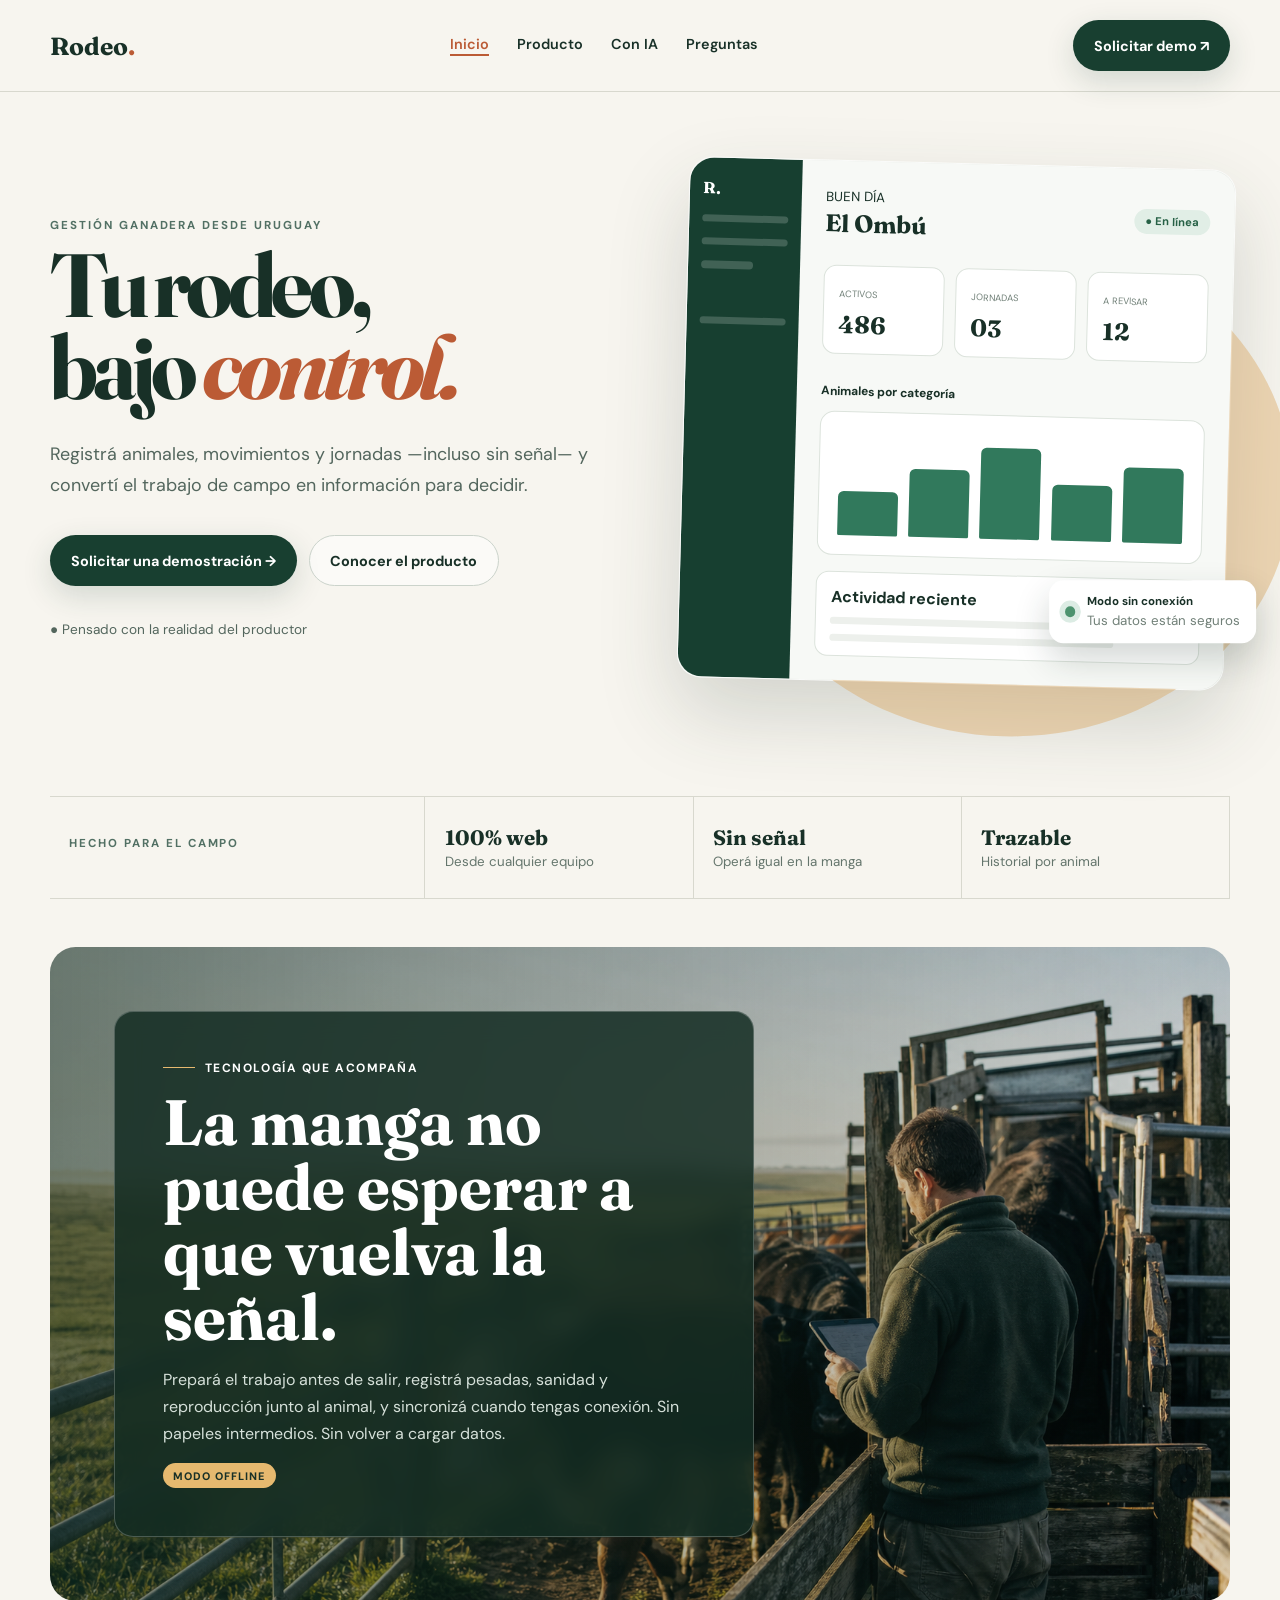
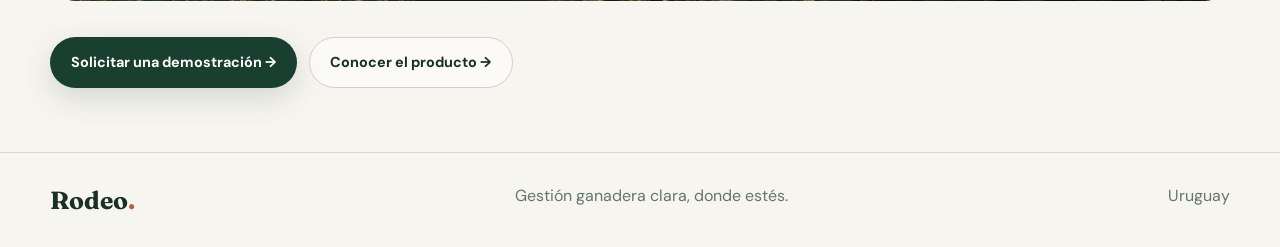
<file: index.html>
<!doctype html>
<html lang="es">
<head>
  <meta charset="utf-8">
  <meta name="viewport" content="width=device-width,initial-scale=1">
  <meta name="description" content="Centralizá tu rodeo, registrá cada evento y trabajá sin conexión desde la manga con Rodeo.">
  <title>Rodeo — Gestión ganadera, simple y en el campo</title>
  <meta name="theme-color" content="#173f30">
  <meta name="color-scheme" content="light">
  <meta name="robots" content="index, follow">
  <meta property="og:locale" content="es_UY">
  <meta property="og:type" content="website">
  <meta property="og:site_name" content="Rodeo">
  <meta property="og:title" content="Rodeo — Tu rodeo, bajo control">
  <meta property="og:description" content="Inventario, jornadas de manga y trazabilidad en un solo lugar. Incluso sin conexión.">
  <meta property="og:image" content="assets/og-image.png">
  <meta property="og:image:width" content="1200">
  <meta property="og:image:height" content="630">
  <meta property="og:image:alt" content="Rodeo, gestión ganadera para trabajar en el campo">
  <meta name="twitter:card" content="summary_large_image">
  <meta name="twitter:title" content="Rodeo — Tu rodeo, bajo control">
  <meta name="twitter:description" content="Inventario, jornadas de manga y trazabilidad en un solo lugar. Incluso sin conexión.">
  <meta name="twitter:image" content="assets/og-image.png">
  <link rel="icon" href="assets/favicon.svg" type="image/svg+xml">
  <link rel="apple-touch-icon" href="assets/apple-touch-icon.png">
  <link rel="manifest" href="site.webmanifest">
  <link rel="stylesheet" href="styles.css">
  <link rel="preconnect" href="https://fonts.googleapis.com">
  <link rel="preconnect" href="https://fonts.gstatic.com" crossorigin>
  <link href="https://fonts.googleapis.com/css2?family=DM+Sans:wght@400;500;600;700&family=Fraunces:opsz,wght@9..144,600;9..144,700&display=swap" rel="stylesheet">
</head>
<body>
  <header class="header-bar">
    <div class="wrap header">
      <a class="display logo" href="index.html">Rodeo<span>.</span></a>
      <nav aria-label="Navegación principal">
        <a href="index.html" aria-current="page">Inicio</a>
        <a href="producto.html">Producto</a>
        <a href="ia.html">Con IA</a>
        <a href="preguntas.html">Preguntas</a>
      </nav>
      <a class="button primary" href="preguntas.html#contacto">Solicitar demo ↗</a>
    </div>
  </header>
  <main>
    <section class="wrap hero" id="inicio">
      <div>
        <p class="eyebrow">Gestión ganadera desde Uruguay</p>
        <h1 class="display">Tu rodeo,<br>bajo <em>control.</em></h1>
        <p class="lead">Registrá animales, movimientos y jornadas —incluso sin señal— y convertí el trabajo de campo en información para decidir.</p>
        <div class="actions">
          <a class="button primary" href="preguntas.html#contacto">Solicitar una demostración →</a>
          <a class="button secondary" href="producto.html">Conocer el producto</a>
        </div>
        <p class="lead hero-note">● Pensado con la realidad del productor</p>
      </div>
      <div class="product" role="img" aria-label="Vista previa del panel de Rodeo">
        <div class="window">
          <div class="mocknav"><b class="display">R.</b><div class="line"></div><div class="line"></div><div class="line line-short"></div><div class="line line-spaced"></div></div>
          <div class="mockmain">
            <div class="mockhead"><div><small>BUEN DÍA</small><h2 class="display mock-title">El Ombú</h2></div><span class="online">● En línea</span></div>
            <div class="stats"><div class="stat"><small>ACTIVOS</small><strong>486</strong></div><div class="stat"><small>JORNADAS</small><strong>03</strong></div><div class="stat"><small>A REVISAR</small><strong>12</strong></div></div>
            <h3 class="mock-chart-title">Animales por categoría</h3>
            <div class="chart"><span class="bar-42"></span><span class="bar-65"></span><span class="bar-88"></span><span class="bar-54"></span><span class="bar-72"></span></div>
            <div class="activity"><div class="activity-head"><b>Actividad reciente</b><small>Ver todo</small></div><div class="skeleton"></div><div class="skeleton skeleton-short"></div></div>
          </div>
        </div>
        <div class="offline"><span class="pulse"></span><div><p>Modo sin conexión</p><small>Tus datos están seguros</small></div></div>
      </div>
    </section>
    <section class="wrap trust" aria-label="Aspectos destacados">
      <div><p class="eyebrow">Hecho para el campo</p></div>
      <div><strong>100% web</strong><small>Desde cualquier equipo</small></div>
      <div><strong>Sin señal</strong><small>Operá igual en la manga</small></div>
      <div><strong>Trazable</strong><small>Historial por animal</small></div>
    </section>
    <section class="wrap photo-story">
      <div class="photo-copy">
        <span class="photo-kicker">TECNOLOGÍA QUE ACOMPAÑA</span>
        <h2 class="display">La manga no puede esperar a que vuelva la señal.</h2>
        <p>Prepará el trabajo antes de salir, registrá pesadas, sanidad y reproducción junto al animal, y sincronizá cuando tengas conexión. Sin papeles intermedios. Sin volver a cargar datos.</p>
        <span class="mini-label">MODO OFFLINE</span>
      </div>
    </section>
    <section class="wrap section hero-cta-bottom">
      <div class="actions">
        <a class="button primary" href="preguntas.html#contacto">Solicitar una demostración →</a>
        <a class="button secondary" href="producto.html">Conocer el producto →</a>
      </div>
    </section>
  </main>
  <footer><div class="wrap footer"><span class="display logo">Rodeo<span>.</span></span><span>Gestión ganadera clara, donde estés.</span><span>Uruguay</span></div></footer>
</body>
</html>
</file>
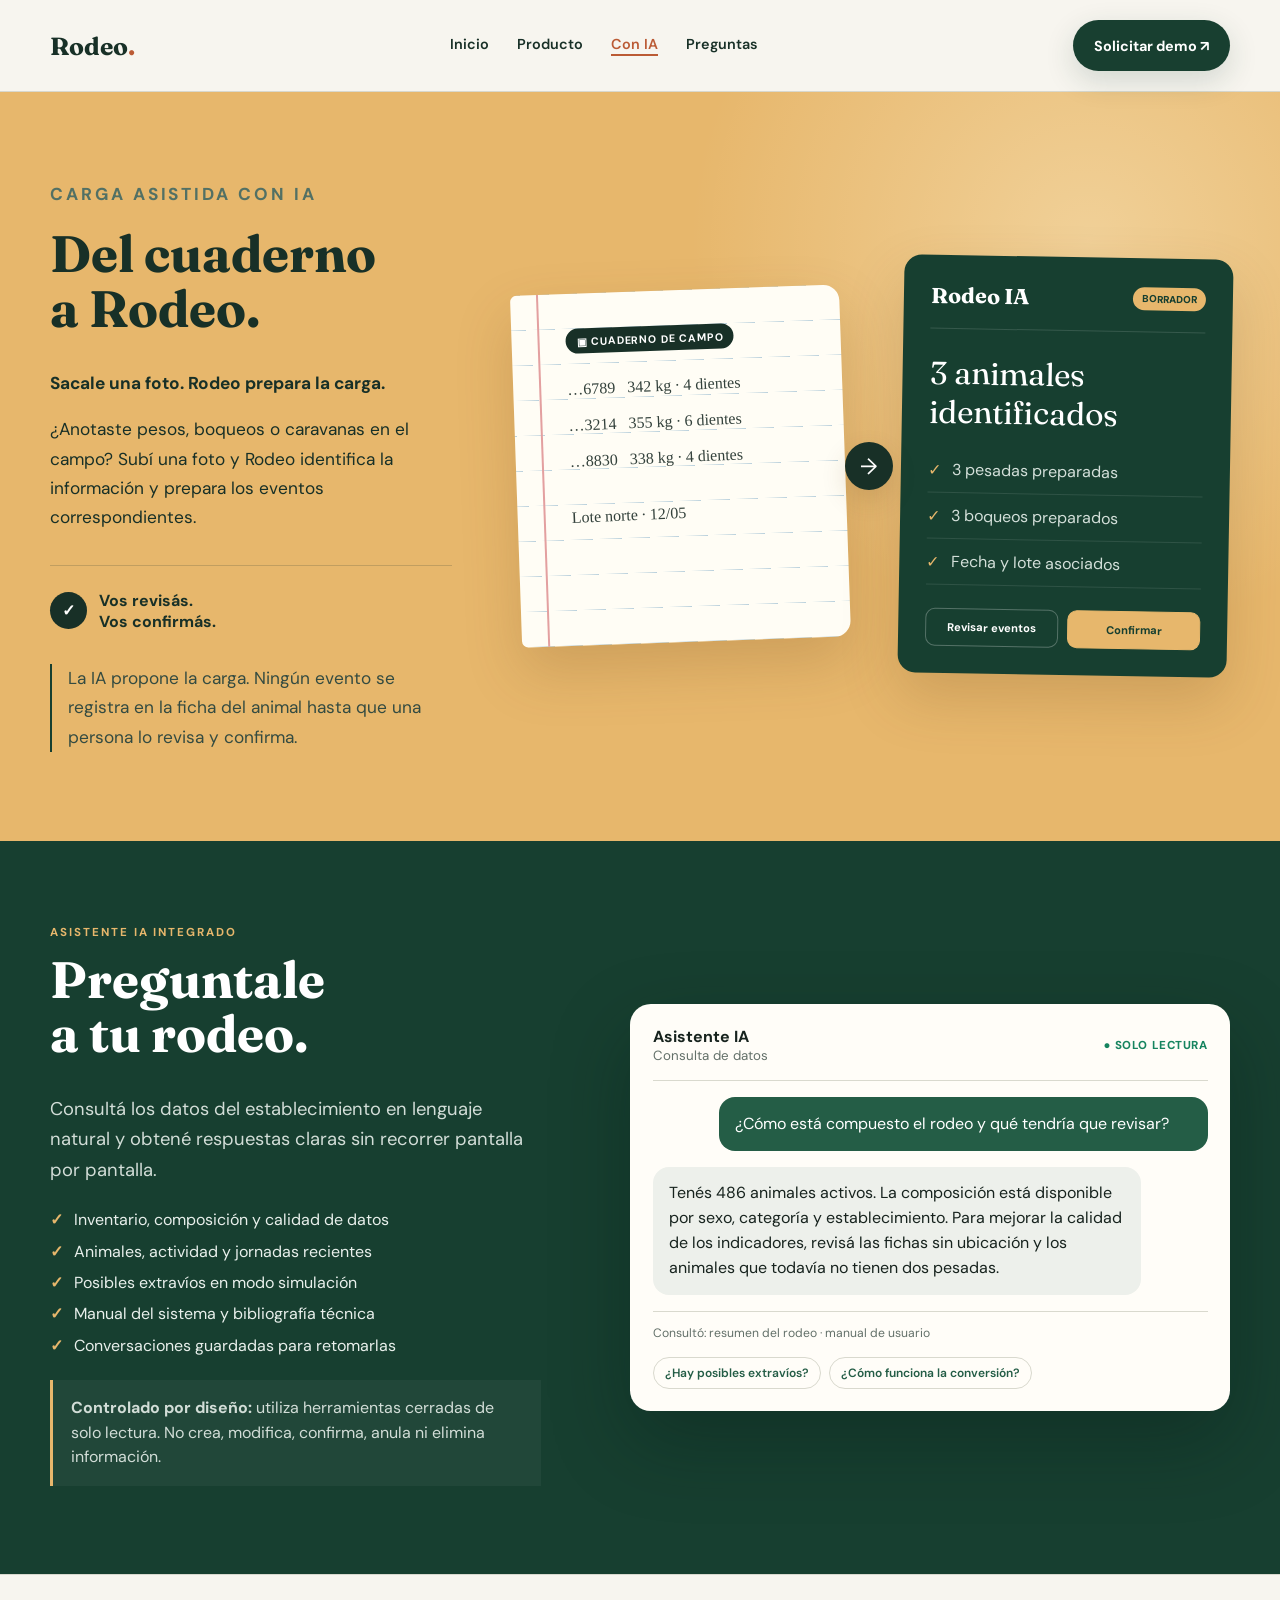
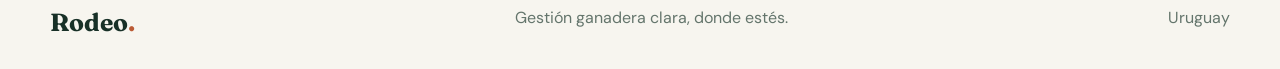
<file: ia.html>
<!doctype html>
<html lang="es">
<head>
  <meta charset="utf-8">
  <meta name="viewport" content="width=device-width,initial-scale=1">
  <meta name="description" content="Carga asistida con IA y asistente de consulta integrado en Rodeo.">
  <title>Con IA — Rodeo</title>
  <meta name="theme-color" content="#173f30">
  <meta name="color-scheme" content="light">
  <meta name="robots" content="index, follow">
  <link rel="icon" href="assets/favicon.svg" type="image/svg+xml">
  <link rel="apple-touch-icon" href="assets/apple-touch-icon.png">
  <link rel="manifest" href="site.webmanifest">
  <link rel="stylesheet" href="styles.css">
  <link rel="preconnect" href="https://fonts.googleapis.com">
  <link rel="preconnect" href="https://fonts.gstatic.com" crossorigin>
  <link href="https://fonts.googleapis.com/css2?family=DM+Sans:wght@400;500;600;700&family=Fraunces:opsz,wght@9..144,600;9..144,700&display=swap" rel="stylesheet">
</head>
<body>
  <header class="header-bar">
    <div class="wrap header">
      <a class="display logo" href="index.html">Rodeo<span>.</span></a>
      <nav aria-label="Navegación principal">
        <a href="index.html">Inicio</a>
        <a href="producto.html">Producto</a>
        <a href="ia.html" aria-current="page">Con IA</a>
        <a href="preguntas.html">Preguntas</a>
      </nav>
      <a class="button primary" href="preguntas.html#contacto">Solicitar demo ↗</a>
    </div>
  </header>
  <main>
    <section class="section ai-section">
      <div class="wrap ai-flow">
        <div class="ai-copy">
          <p class="eyebrow">Carga asistida con IA</p>
          <h2 class="display">Del cuaderno<br>a Rodeo.</h2>
          <p><strong>Sacale una foto. Rodeo prepara la carga.</strong></p>
          <p>¿Anotaste pesos, boqueos o caravanas en el campo? Subí una foto y Rodeo identifica la información y prepara los eventos correspondientes.</p>
          <div class="human-control"><span>✓</span><div>Vos revisás.<br>Vos confirmás.</div></div>
          <p class="ai-note">La IA propone la carga. Ningún evento se registra en la ficha del animal hasta que una persona lo revisa y confirma.</p>
        </div>
        <div class="ai-demo" aria-label="Ejemplo del flujo de carga asistida desde un cuaderno">
          <div class="notebook">
            <span class="notebook-label">▣ CUADERNO DE CAMPO</span>
            <p class="scribble">…6789 &nbsp; 342 kg · 4 dientes</p>
            <p class="scribble">…3214 &nbsp; 355 kg · 6 dientes</p>
            <p class="scribble">…8830 &nbsp; 338 kg · 4 dientes</p>
            <p class="scribble notebook-date">Lote norte · 12/05</p>
          </div>
          <span class="flow-arrow" aria-hidden="true">→</span>
          <div class="ai-result">
            <div class="ai-result-head"><b>Rodeo IA</b><span class="ai-chip">BORRADOR</span></div>
            <p class="found">3 animales identificados</p>
            <ul>
              <li><span>✓</span>3 pesadas preparadas</li>
              <li><span>✓</span>3 boqueos preparados</li>
              <li><span>✓</span>Fecha y lote asociados</li>
            </ul>
            <div class="ai-actions"><span class="ai-button">Revisar eventos</span><span class="ai-button confirm">Confirmar</span></div>
          </div>
        </div>
      </div>
    </section>

    <section class="section assistant-section">
      <div class="wrap assistant-layout">
        <div class="assistant-copy">
          <p class="eyebrow">Asistente IA integrado</p>
          <h2 class="display">Preguntale<br>a tu rodeo.</h2>
          <p class="assistant-lead">Consultá los datos del establecimiento en lenguaje natural y obtené respuestas claras sin recorrer pantalla por pantalla.</p>
          <ul class="assistant-points">
            <li>Inventario, composición y calidad de datos</li>
            <li>Animales, actividad y jornadas recientes</li>
            <li>Posibles extravíos en modo simulación</li>
            <li>Manual del sistema y bibliografía técnica</li>
            <li>Conversaciones guardadas para retomarlas</li>
          </ul>
          <p class="assistant-note"><strong>Controlado por diseño:</strong> utiliza herramientas cerradas de solo lectura. No crea, modifica, confirma, anula ni elimina información.</p>
        </div>
        <div class="assistant-chat" aria-label="Ejemplo de conversación con el Asistente IA">
          <div class="assistant-chat-head">
            <div><b>Asistente IA</b><small>Consulta de datos</small></div>
            <span>● SOLO LECTURA</span>
          </div>
          <div class="assistant-message user">¿Cómo está compuesto el rodeo y qué tendría que revisar?</div>
          <div class="assistant-message bot">Tenés 486 animales activos. La composición está disponible por sexo, categoría y establecimiento. Para mejorar la calidad de los indicadores, revisá las fichas sin ubicación y los animales que todavía no tienen dos pesadas.</div>
          <div class="assistant-source">Consultó: resumen del rodeo · manual de usuario</div>
          <div class="assistant-suggestions">
            <span>¿Hay posibles extravíos?</span>
            <span>¿Cómo funciona la conversión?</span>
          </div>
        </div>
      </div>
    </section>
  </main>
  <footer><div class="wrap footer"><span class="display logo">Rodeo<span>.</span></span><span>Gestión ganadera clara, donde estés.</span><span>Uruguay</span></div></footer>
</body>
</html>
</file>
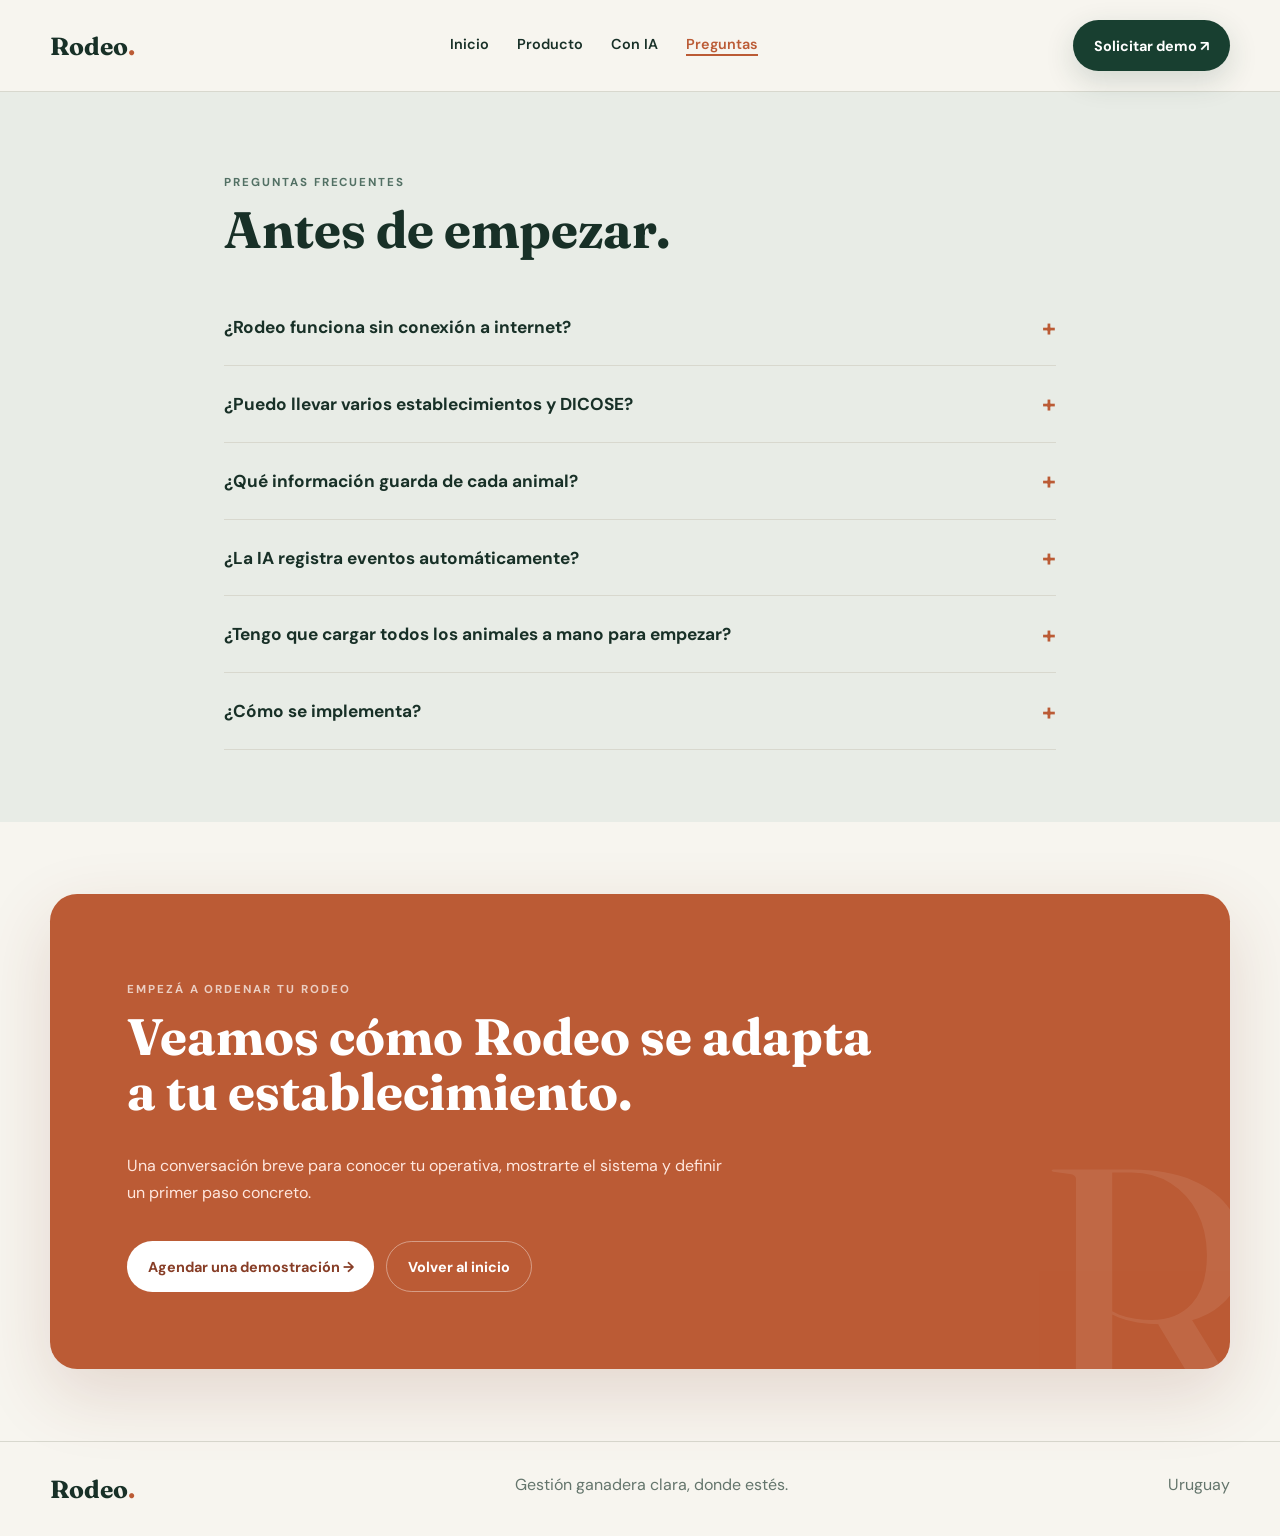
<file: preguntas.html>
<!doctype html>
<html lang="es">
<head>
  <meta charset="utf-8">
  <meta name="viewport" content="width=device-width,initial-scale=1">
  <meta name="description" content="Preguntas frecuentes y contacto para una demostración de Rodeo.">
  <title>Preguntas — Rodeo</title>
  <meta name="theme-color" content="#173f30">
  <meta name="color-scheme" content="light">
  <meta name="robots" content="index, follow">
  <link rel="icon" href="assets/favicon.svg" type="image/svg+xml">
  <link rel="apple-touch-icon" href="assets/apple-touch-icon.png">
  <link rel="manifest" href="site.webmanifest">
  <link rel="stylesheet" href="styles.css">
  <link rel="preconnect" href="https://fonts.googleapis.com">
  <link rel="preconnect" href="https://fonts.gstatic.com" crossorigin>
  <link href="https://fonts.googleapis.com/css2?family=DM+Sans:wght@400;500;600;700&family=Fraunces:opsz,wght@9..144,600;9..144,700&display=swap" rel="stylesheet">
</head>
<body>
  <header class="header-bar">
    <div class="wrap header">
      <a class="display logo" href="index.html">Rodeo<span>.</span></a>
      <nav aria-label="Navegación principal">
        <a href="index.html">Inicio</a>
        <a href="producto.html">Producto</a>
        <a href="ia.html">Con IA</a>
        <a href="preguntas.html" aria-current="page">Preguntas</a>
      </nav>
      <a class="button primary" href="#contacto">Solicitar demo ↗</a>
    </div>
  </header>
  <main>
    <section class="section workflow-bg">
      <div class="wrap faq">
        <p class="eyebrow">Preguntas frecuentes</p>
        <h2 class="display">Antes de empezar.</h2>
        <details><summary>¿Rodeo funciona sin conexión a internet?</summary><p>Sí. Las jornadas de manga pueden prepararse previamente y utilizarse sin señal. Al recuperar conexión, la información se sincroniza con el sistema.</p></details>
        <details><summary>¿Puedo llevar varios establecimientos y DICOSE?</summary><p>Sí. Rodeo separa DICOSE propietario y de campo —podés tener varios sin que se mezclen— y organiza los animales por establecimiento y potrero, con sus traslados.</p></details>
        <details><summary>¿Qué información guarda de cada animal?</summary><p>Identificación, caravana, sexo, raza, categoría, peso, dentición, estado reproductivo, ubicación, aptitud comercial y la bitácora de eventos, entre otros datos.</p></details>
        <details><summary>¿La IA registra eventos automáticamente?</summary><p>No. Rodeo identifica la información de la foto y prepara un borrador de los eventos. Una persona debe revisar los datos y confirmarlos antes de que se incorporen a las fichas.</p></details>
        <details><summary>¿Tengo que cargar todos los animales a mano para empezar?</summary><p>No. Importás tu existencia del SNIG y podemos migrar tus últimas pesadas y eventos desde un Excel o cuaderno, para arrancar con historial. Te acompañamos en la puesta a punto.</p></details>
        <details><summary>¿Cómo se implementa?</summary><p>La puesta en marcha se adapta al establecimiento. En una demostración podemos revisar el flujo actual, los datos disponibles y la mejor forma de comenzar.</p></details>
      </div>
    </section>

    <section class="wrap section" id="contacto">
      <div class="cta">
        <div>
          <p class="eyebrow cta-eyebrow">Empezá a ordenar tu rodeo</p>
          <h2 class="display">Veamos cómo Rodeo se adapta a tu establecimiento.</h2>
          <p class="cta-copy">Una conversación breve para conocer tu operativa, mostrarte el sistema y definir un primer paso concreto.</p>
          <div class="actions">
            <a class="button white" href="mailto:contacto@rodeo.com.uy?subject=Quiero%20conocer%20Rodeo">Agendar una demostración →</a>
            <a class="button outline" href="index.html">Volver al inicio</a>
          </div>
        </div>
      </div>
    </section>
  </main>
  <footer><div class="wrap footer"><span class="display logo">Rodeo<span>.</span></span><span>Gestión ganadera clara, donde estés.</span><span>Uruguay</span></div></footer>
</body>
</html>
</file>
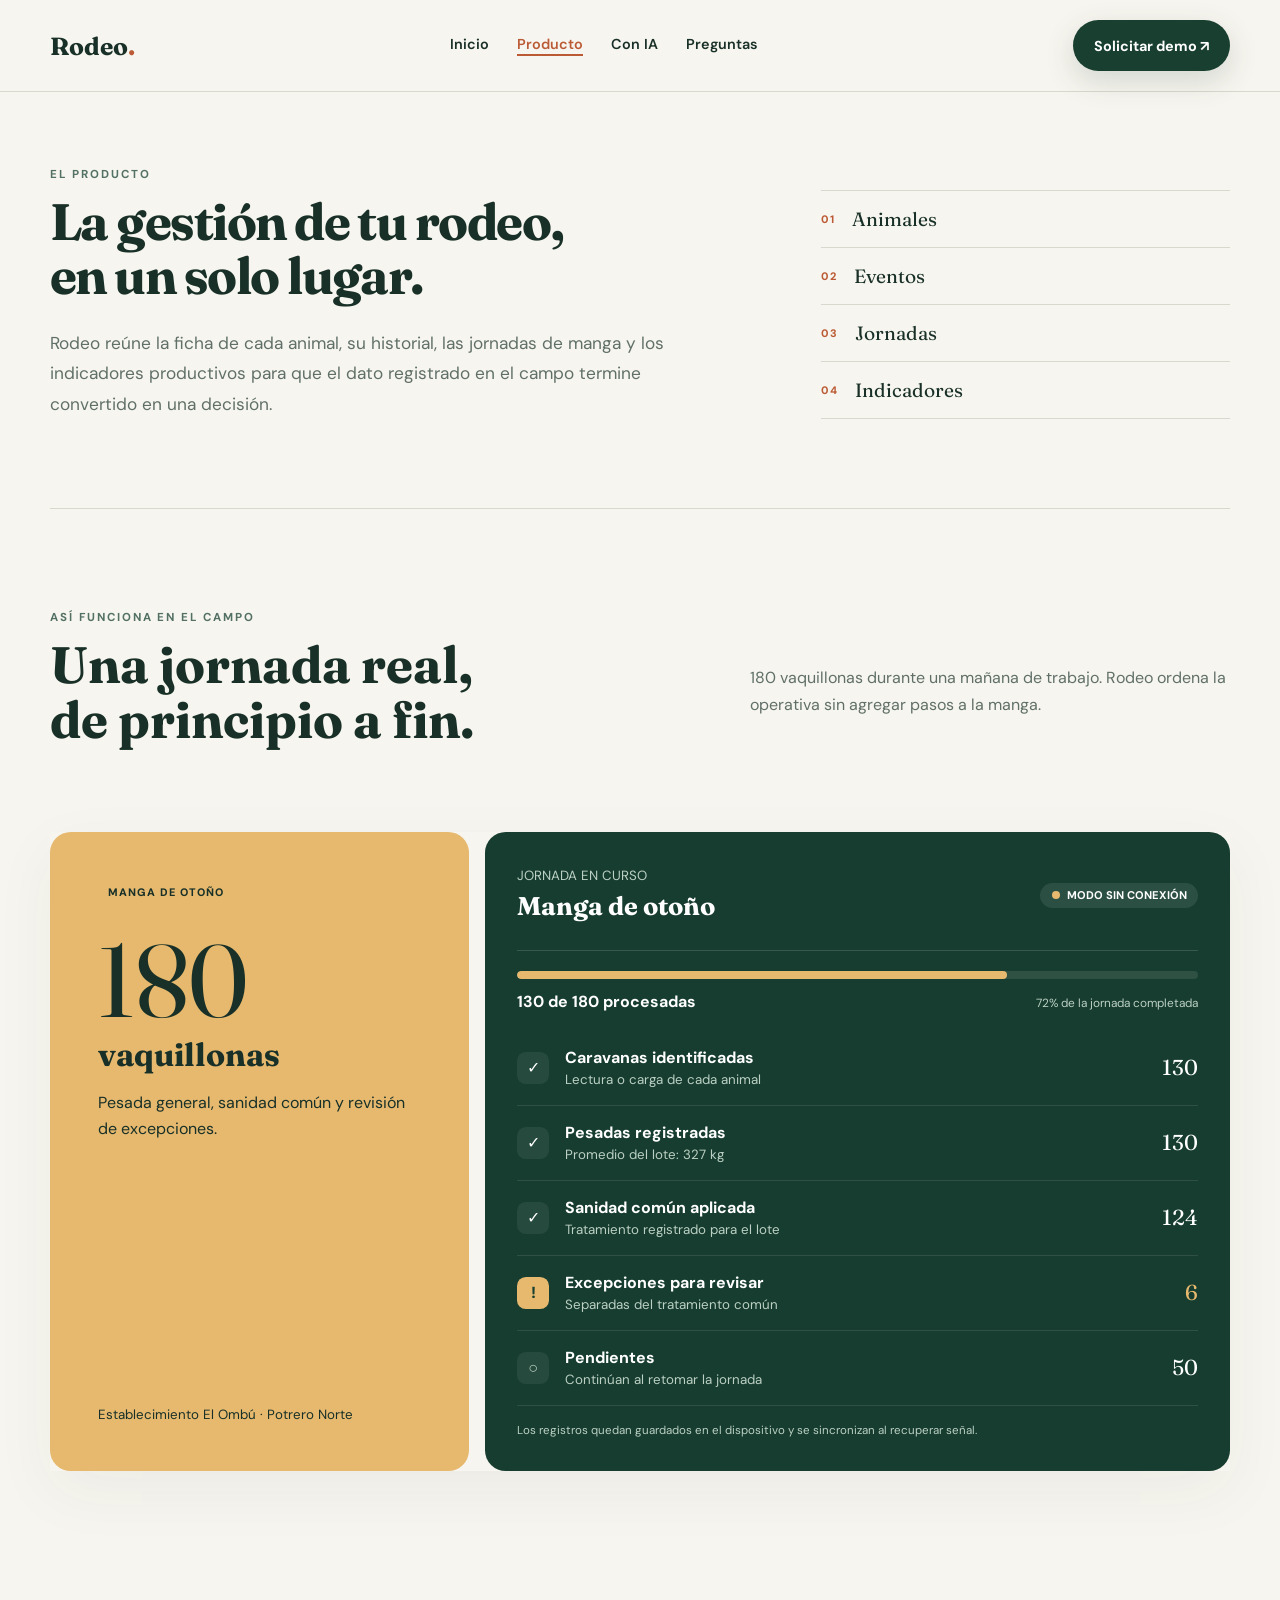
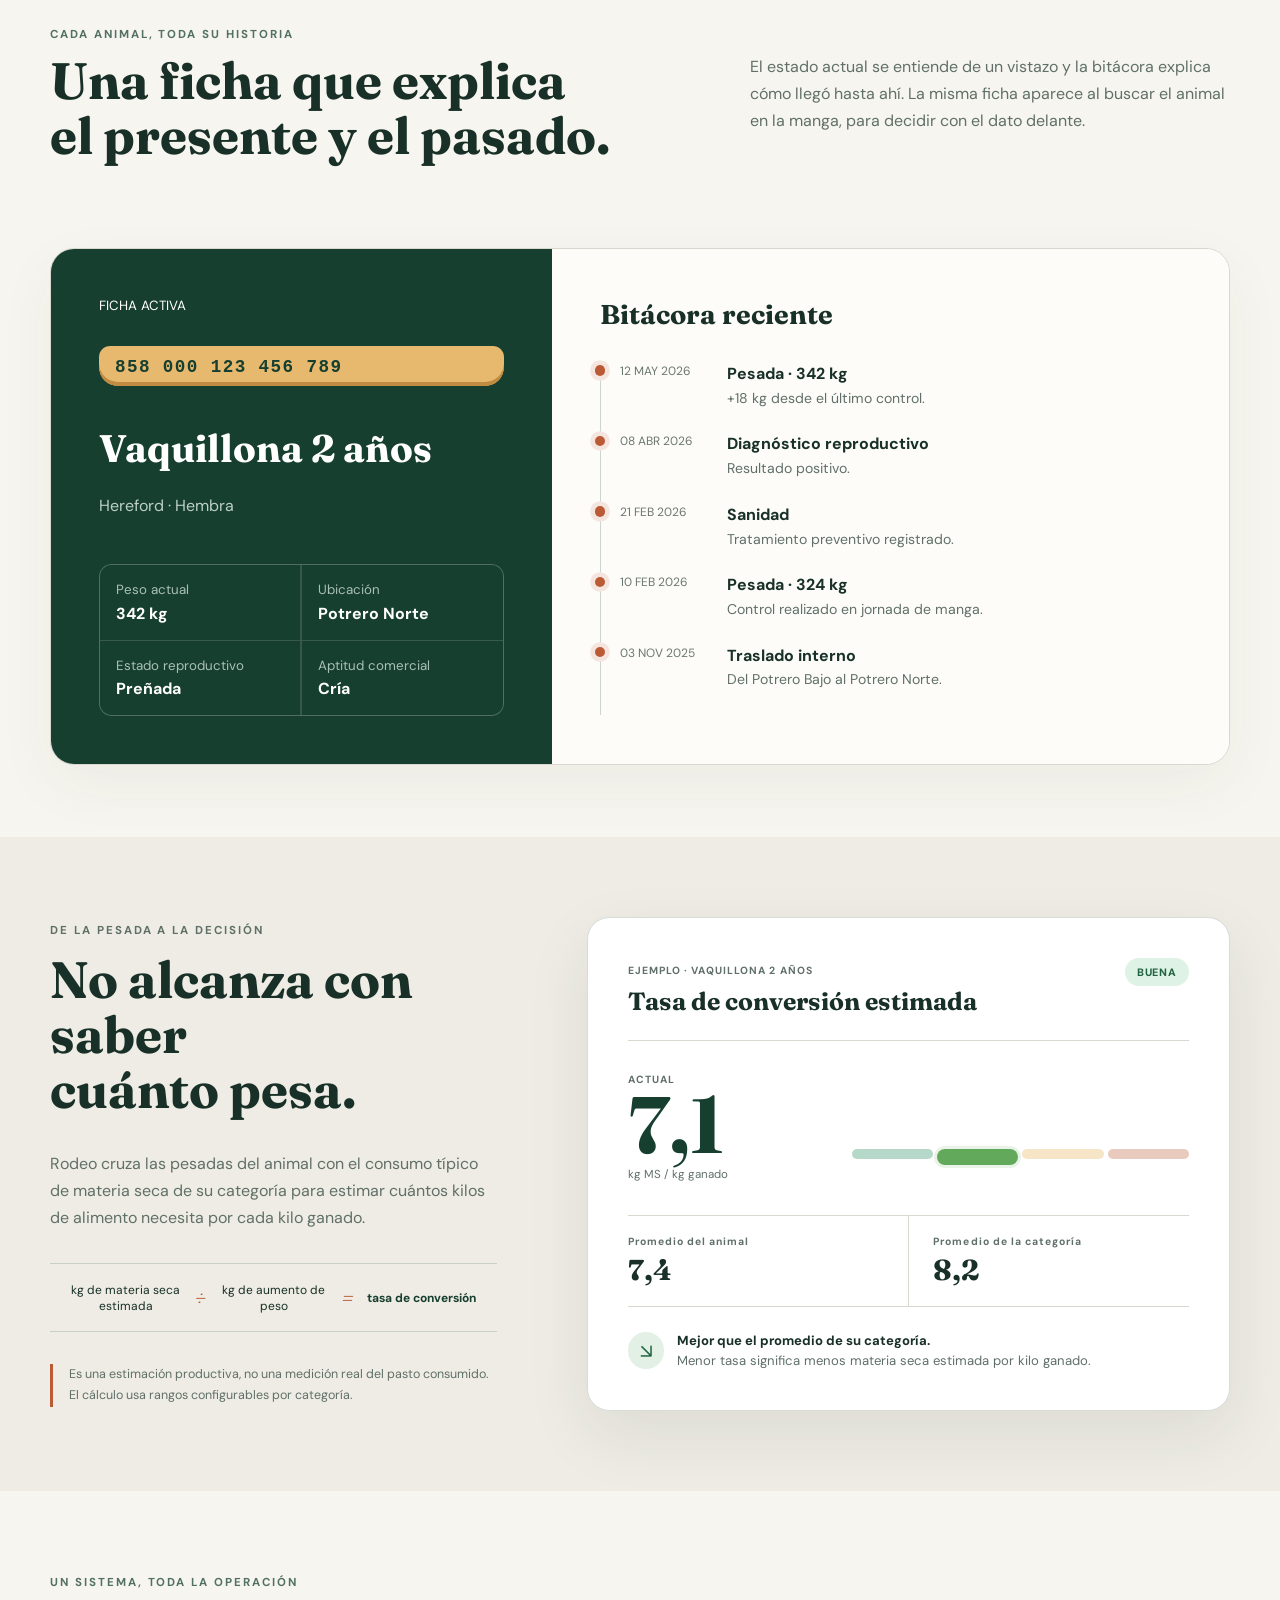
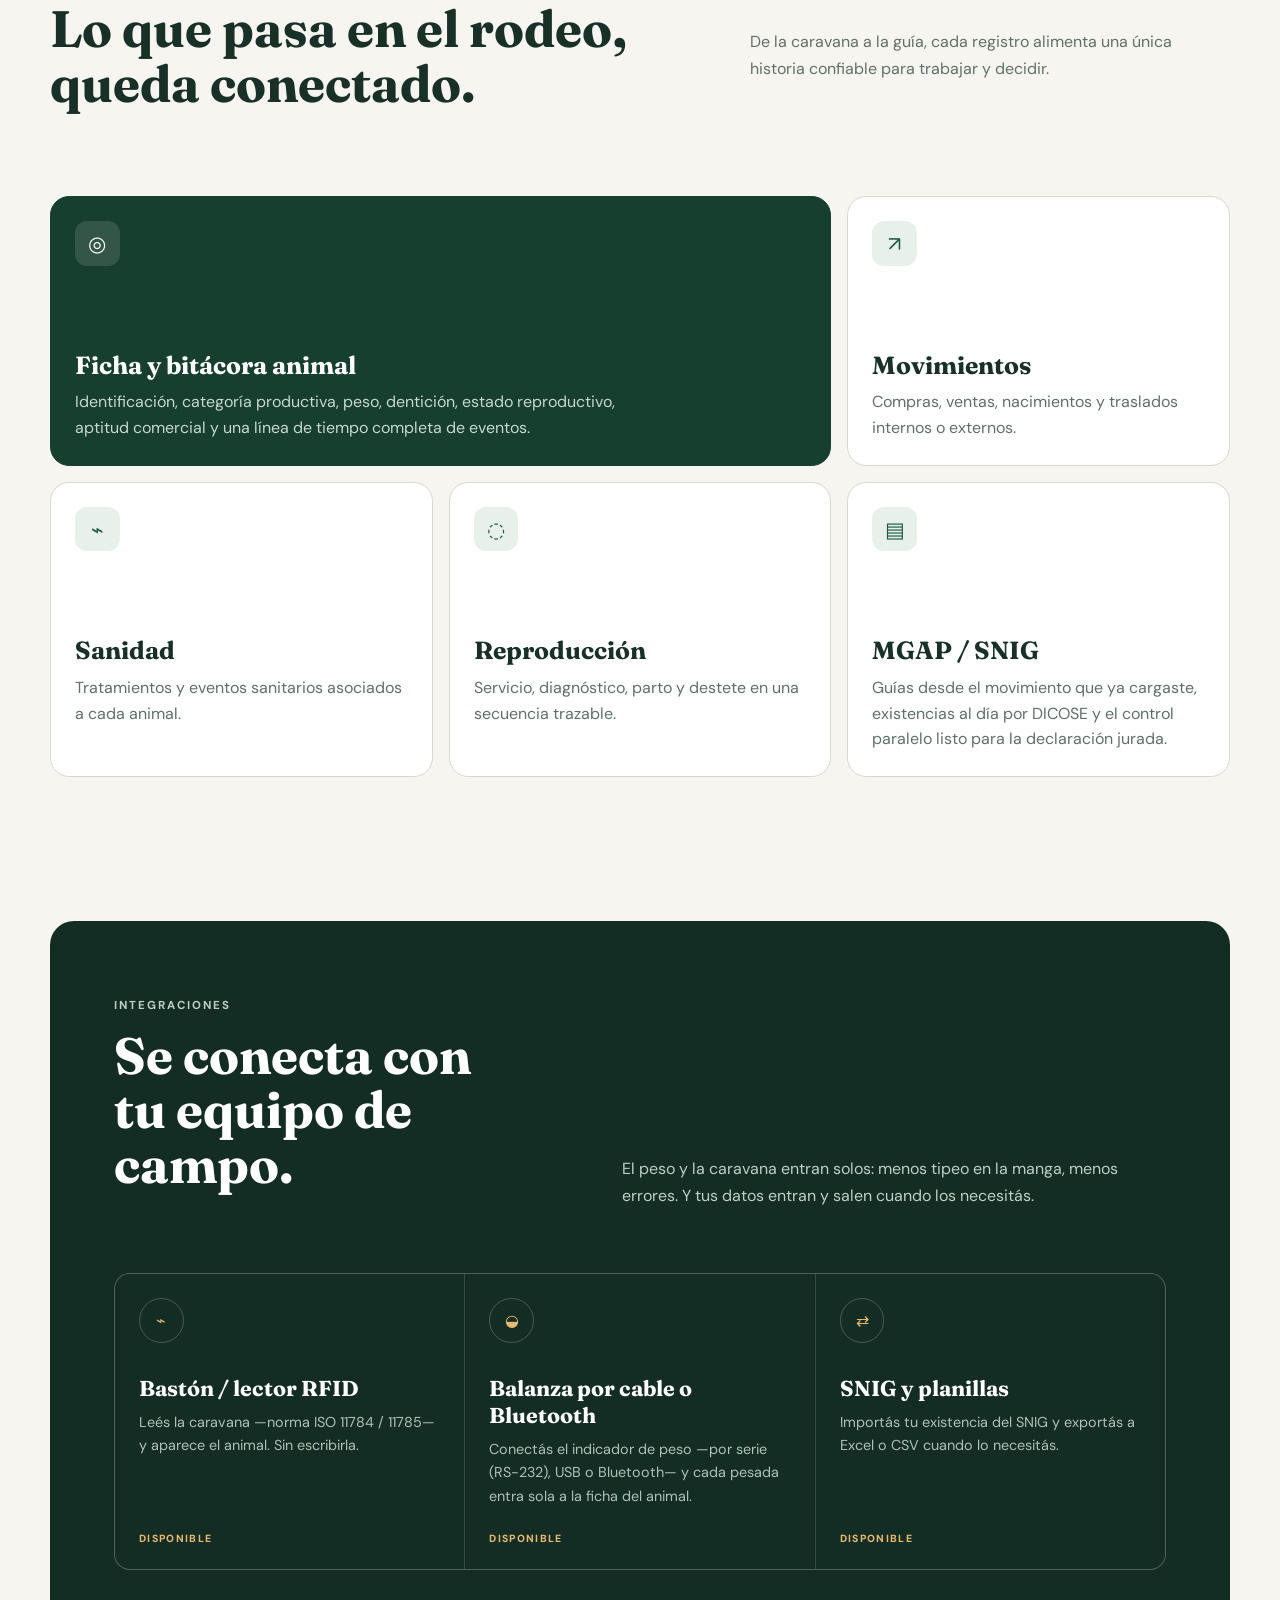
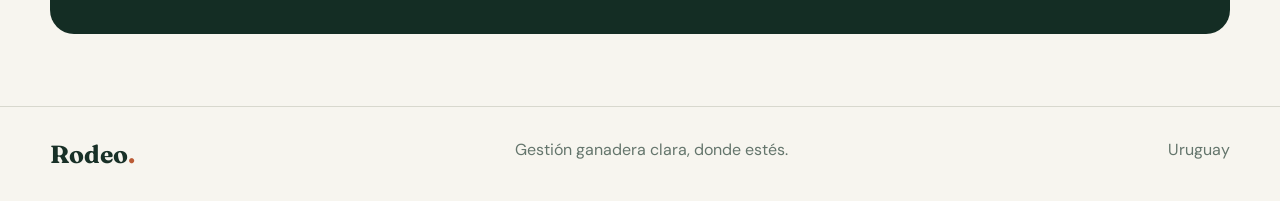
<file: producto.html>
<!doctype html>
<html lang="es">
<head>
  <meta charset="utf-8">
  <meta name="viewport" content="width=device-width,initial-scale=1">
  <meta name="description" content="Jornadas de manga, ficha animal, trazabilidad y módulos del producto Rodeo.">
  <title>Producto — Rodeo</title>
  <meta name="theme-color" content="#173f30">
  <meta name="color-scheme" content="light">
  <meta name="robots" content="index, follow">
  <link rel="icon" href="assets/favicon.svg" type="image/svg+xml">
  <link rel="apple-touch-icon" href="assets/apple-touch-icon.png">
  <link rel="manifest" href="site.webmanifest">
  <link rel="stylesheet" href="styles.css">
  <link rel="preconnect" href="https://fonts.googleapis.com">
  <link rel="preconnect" href="https://fonts.gstatic.com" crossorigin>
  <link href="https://fonts.googleapis.com/css2?family=DM+Sans:wght@400;500;600;700&family=Fraunces:opsz,wght@9..144,600;9..144,700&display=swap" rel="stylesheet">
</head>
<body>
  <header class="header-bar">
    <div class="wrap header">
      <a class="display logo" href="index.html">Rodeo<span>.</span></a>
      <nav aria-label="Navegación principal">
        <a href="index.html">Inicio</a>
        <a href="producto.html" aria-current="page">Producto</a>
        <a href="ia.html">Con IA</a>
        <a href="preguntas.html">Preguntas</a>
      </nav>
      <a class="button primary" href="preguntas.html#contacto">Solicitar demo ↗</a>
    </div>
  </header>
  <main>
    <section class="wrap product-overview" aria-labelledby="product-title">
      <div class="product-overview-copy">
        <p class="eyebrow">El producto</p>
        <h1 id="product-title" class="display">La gestión de tu rodeo,<br>en un solo lugar.</h1>
        <p>Rodeo reúne la ficha de cada animal, su historial, las jornadas de manga y los indicadores productivos para que el dato registrado en el campo termine convertido en una decisión.</p>
      </div>
      <ul class="product-pillars" aria-label="Áreas principales de Rodeo">
        <li><span>01</span> Animales</li>
        <li><span>02</span> Eventos</li>
        <li><span>03</span> Jornadas</li>
        <li><span>04</span> Indicadores</li>
      </ul>
    </section>

    <section class="wrap section journey-section">
      <div class="section-head">
        <div>
          <p class="eyebrow">Así funciona en el campo</p>
          <h2 class="display">Una jornada real,<br>de principio a fin.</h2>
        </div>
        <p>180 vaquillonas durante una mañana de trabajo. Rodeo ordena la operativa sin agregar pasos a la manga.</p>
      </div>
      <div class="journey-demo">
        <div class="journey-intro">
          <div>
            <span class="mini-label">MANGA DE OTOÑO</span>
            <p class="big">180</p>
            <h3 class="display journey-lot-title">vaquillonas</h3>
            <p>Pesada general, sanidad común y revisión de excepciones.</p>
          </div>
          <small>Establecimiento El Ombú · Potrero Norte</small>
        </div>
        <div class="journey-board">
          <div class="journey-board-head">
            <div><small class="journey-status-label">JORNADA EN CURSO</small><h3 class="display journey-title">Manga de otoño</h3></div>
            <span class="live">MODO SIN CONEXIÓN</span>
          </div>
          <div class="journey-progress"><span></span></div>
          <p class="journey-progress-copy"><strong>130 de 180 procesadas</strong><span>72% de la jornada completada</span></p>
          <div class="journey-rows">
            <div class="journey-row"><span class="icon">✓</span><div><b>Caravanas identificadas</b><small>Lectura o carga de cada animal</small></div><span class="count">130</span></div>
            <div class="journey-row"><span class="icon">✓</span><div><b>Pesadas registradas</b><small>Promedio del lote: 327 kg</small></div><span class="count">130</span></div>
            <div class="journey-row"><span class="icon">✓</span><div><b>Sanidad común aplicada</b><small>Tratamiento registrado para el lote</small></div><span class="count">124</span></div>
            <div class="journey-row"><span class="icon warning-icon">!</span><div><b>Excepciones para revisar</b><small>Separadas del tratamiento común</small></div><span class="count count-warning">6</span></div>
            <div class="journey-row"><span class="icon pending-icon">○</span><div><b>Pendientes</b><small>Continúan al retomar la jornada</small></div><span class="count">50</span></div>
          </div>
          <p class="offline-explainer">Los registros quedan guardados en el dispositivo y se sincronizan al recuperar señal.</p>
        </div>
      </div>
    </section>

    <section class="wrap section">
      <div class="section-head">
        <div>
          <p class="eyebrow">Cada animal, toda su historia</p>
          <h2 class="display">Una ficha que explica<br>el presente y el pasado.</h2>
        </div>
        <p>El estado actual se entiende de un vistazo y la bitácora explica cómo llegó hasta ahí. La misma ficha aparece al buscar el animal en la manga, para decidir con el dato delante.</p>
      </div>
      <div class="animal-demo">
        <article class="animal-profile">
          <small>FICHA ACTIVA</small>
          <div class="ear-tag">858 000 123 456 789</div>
          <h3>Vaquillona 2 años</h3>
          <p class="animal-subtitle">Hereford · Hembra</p>
          <div class="animal-meta">
            <div><small>Peso actual</small><strong>342 kg</strong></div>
            <div><small>Ubicación</small><strong>Potrero Norte</strong></div>
            <div><small>Estado reproductivo</small><strong>Preñada</strong></div>
            <div><small>Aptitud comercial</small><strong>Cría</strong></div>
          </div>
        </article>
        <article class="timeline">
          <h3>Bitácora reciente</h3>
          <div class="event"><time>12 MAY 2026</time><div><b>Pesada · 342 kg</b><p>+18 kg desde el último control.</p></div></div>
          <div class="event"><time>08 ABR 2026</time><div><b>Diagnóstico reproductivo</b><p>Resultado positivo.</p></div></div>
          <div class="event"><time>21 FEB 2026</time><div><b>Sanidad</b><p>Tratamiento preventivo registrado.</p></div></div>
          <div class="event"><time>10 FEB 2026</time><div><b>Pesada · 324 kg</b><p>Control realizado en jornada de manga.</p></div></div>
          <div class="event"><time>03 NOV 2025</time><div><b>Traslado interno</b><p>Del Potrero Bajo al Potrero Norte.</p></div></div>
        </article>
      </div>
    </section>

    <section class="section conversion-section">
      <div class="wrap conversion-layout">
        <div class="conversion-copy">
          <p class="eyebrow">De la pesada a la decisión</p>
          <h2 class="display">No alcanza con saber<br>cuánto pesa.</h2>
          <p>Rodeo cruza las pesadas del animal con el consumo típico de materia seca de su categoría para estimar cuántos kilos de alimento necesita por cada kilo ganado.</p>
          <div class="conversion-definition">
            <span>kg de materia seca estimada</span><i>÷</i><span>kg de aumento de peso</span><i>=</i><strong>tasa de conversión</strong>
          </div>
          <p class="conversion-disclaimer">Es una estimación productiva, no una medición real del pasto consumido. El cálculo usa rangos configurables por categoría.</p>
        </div>
        <article class="conversion-card" aria-label="Ejemplo de tasa de conversión estimada">
          <div class="conversion-card-head">
            <div><small>EJEMPLO · VAQUILLONA 2 AÑOS</small><h3>Tasa de conversión estimada</h3></div>
            <span class="quality-badge">BUENA</span>
          </div>
          <div class="conversion-main">
            <div><small>ACTUAL</small><strong>7,1</strong><span>kg MS / kg ganado</span></div>
            <div class="conversion-scale" aria-hidden="true"><span class="scale-excellent"></span><span class="scale-good active"></span><span class="scale-regular"></span><span class="scale-poor"></span></div>
          </div>
          <div class="conversion-compare">
            <div><small>Promedio del animal</small><strong>7,4</strong></div>
            <div><small>Promedio de la categoría</small><strong>8,2</strong></div>
          </div>
          <div class="conversion-reading"><span>↘</span><p><strong>Mejor que el promedio de su categoría.</strong><br>Menor tasa significa menos materia seca estimada por kilo ganado.</p></div>
        </article>
      </div>
    </section>

    <section class="wrap section" aria-labelledby="modulos-title">
      <div class="section-head">
        <div>
          <p class="eyebrow">Un sistema, toda la operación</p>
          <h2 class="display" id="modulos-title">Lo que pasa en el rodeo,<br>queda conectado.</h2>
        </div>
        <p>De la caravana a la guía, cada registro alimenta una única historia confiable para trabajar y decidir.</p>
      </div>
      <div class="modules">
        <article class="module wide dark"><span class="module-icon">◎</span><h3>Ficha y bitácora animal</h3><p>Identificación, categoría productiva, peso, dentición, estado reproductivo, aptitud comercial y una línea de tiempo completa de eventos.</p></article>
        <article class="module"><span class="module-icon">↗</span><h3>Movimientos</h3><p>Compras, ventas, nacimientos y traslados internos o externos.</p></article>
        <article class="module"><span class="module-icon">⌁</span><h3>Sanidad</h3><p>Tratamientos y eventos sanitarios asociados a cada animal.</p></article>
        <article class="module"><span class="module-icon">◌</span><h3>Reproducción</h3><p>Servicio, diagnóstico, parto y destete en una secuencia trazable.</p></article>
        <article class="module"><span class="module-icon">▤</span><h3>MGAP / SNIG</h3><p>Guías desde el movimiento que ya cargaste, existencias al día por DICOSE y el control paralelo listo para la declaración jurada.</p></article>
      </div>
    </section>

    <section class="wrap section">
      <div class="roadmap">
        <div class="roadmap-head">
          <div>
            <p class="eyebrow roadmap-eyebrow">Integraciones</p>
            <h2 class="display">Se conecta con<br>tu equipo de campo.</h2>
          </div>
          <p>El peso y la caravana entran solos: menos tipeo en la manga, menos errores. Y tus datos entran y salen cuando los necesitás.</p>
        </div>
        <div class="roadmap-grid three">
          <article class="roadmap-item"><span class="road-icon">⌁</span><h3>Bastón / lector RFID</h3><p>Leés la caravana —norma ISO 11784 / 11785— y aparece el animal. Sin escribirla.</p><span class="planned">DISPONIBLE</span></article>
          <article class="roadmap-item"><span class="road-icon">◒</span><h3>Balanza por cable o Bluetooth</h3><p>Conectás el indicador de peso —por serie (RS-232), USB o Bluetooth— y cada pesada entra sola a la ficha del animal.</p><span class="planned">DISPONIBLE</span></article>
          <article class="roadmap-item"><span class="road-icon">⇄</span><h3>SNIG y planillas</h3><p>Importás tu existencia del SNIG y exportás a Excel o CSV cuando lo necesitás.</p><span class="planned">DISPONIBLE</span></article>
        </div>
      </div>
    </section>
  </main>
  <footer><div class="wrap footer"><span class="display logo">Rodeo<span>.</span></span><span>Gestión ganadera clara, donde estés.</span><span>Uruguay</span></div></footer>
</body>
</html>
</file>
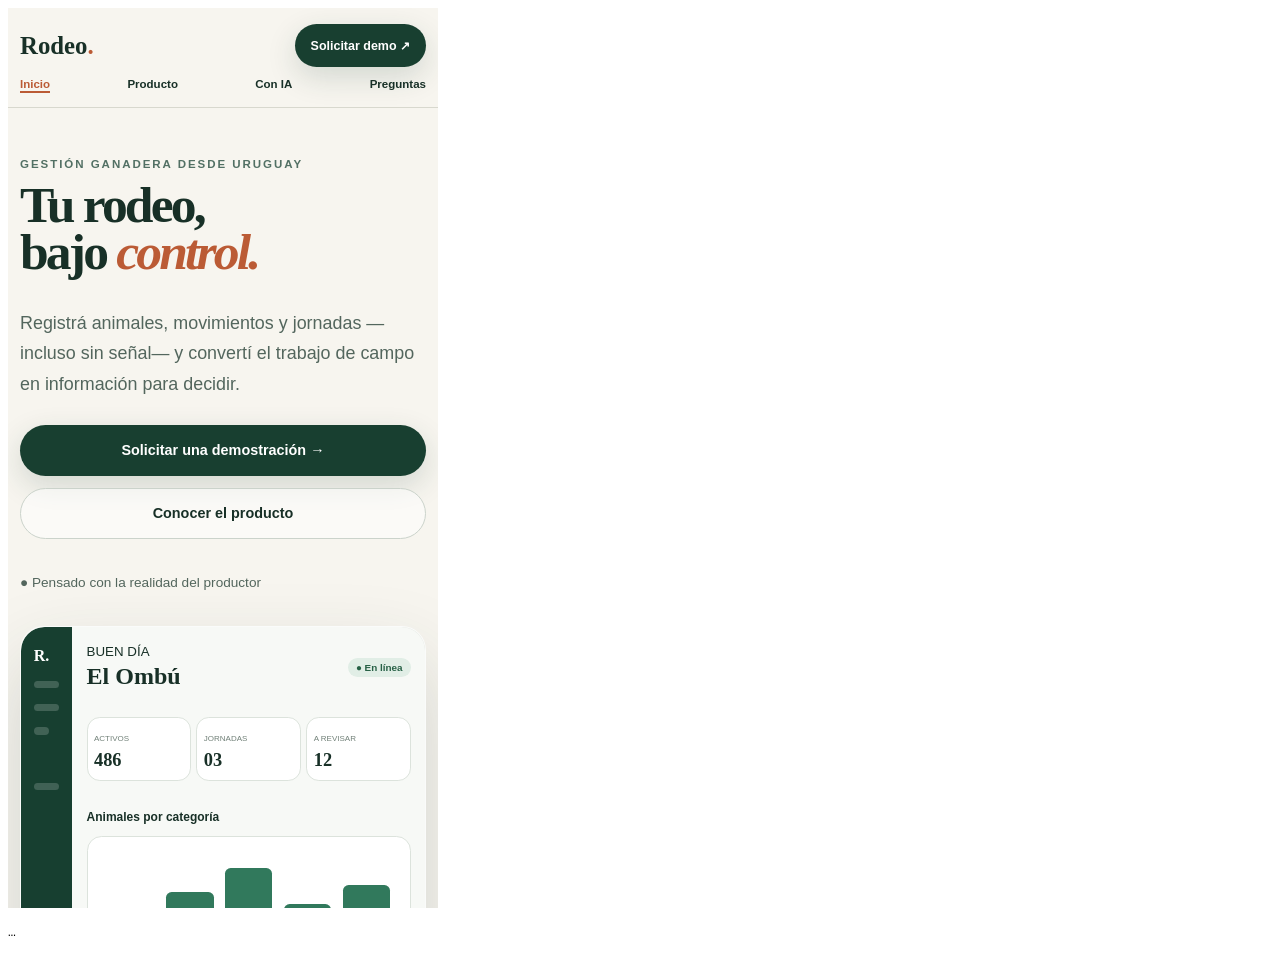
<file: _verify/measure.html>
<!doctype html>
<meta charset="utf-8">
<title>measuring</title>
<iframe id="f" style="border:0;background:#fff"></iframe>
<pre id="out">…</pre>
<script>
async function measure(src, w) {
  const f = document.getElementById("f");
  f.width = w;
  f.height = 900;
  f.src = src + "?t=" + Date.now();
  await new Promise((r) => { f.onload = r; });
  await new Promise((r) => requestAnimationFrame(() => requestAnimationFrame(r)));
  const doc = f.contentDocument;
  const d = doc.documentElement;
  const b = doc.body;
  const nodes = [...doc.querySelectorAll("*")];
  let maxRight = 0;
  let offender = "";
  const vw = d.clientWidth;
  for (const el of nodes) {
    const r = el.getBoundingClientRect();
    const right = r.right + d.scrollLeft;
    if (right > maxRight + 1) {
      maxRight = right;
      offender = el.className || el.tagName;
    }
  }
  return {
    src, w,
    client: vw,
    scroll: d.scrollWidth,
    overflow: Math.max(0, d.scrollWidth - vw),
    maxRight: Math.round(maxRight),
    offender: String(offender).slice(0, 80)
  };
}
(async () => {
  const pages = ["/index.html", "/producto.html", "/ia.html", "/preguntas.html"];
  const widths = [360, 390, 430, 768, 1440];
  const results = [];
  for (const w of widths) {
    for (const p of pages) results.push(await measure(p, w));
  }
  document.getElementById("out").textContent = JSON.stringify(results, null, 2);
  document.title = "done";
})();
</script>
</file>
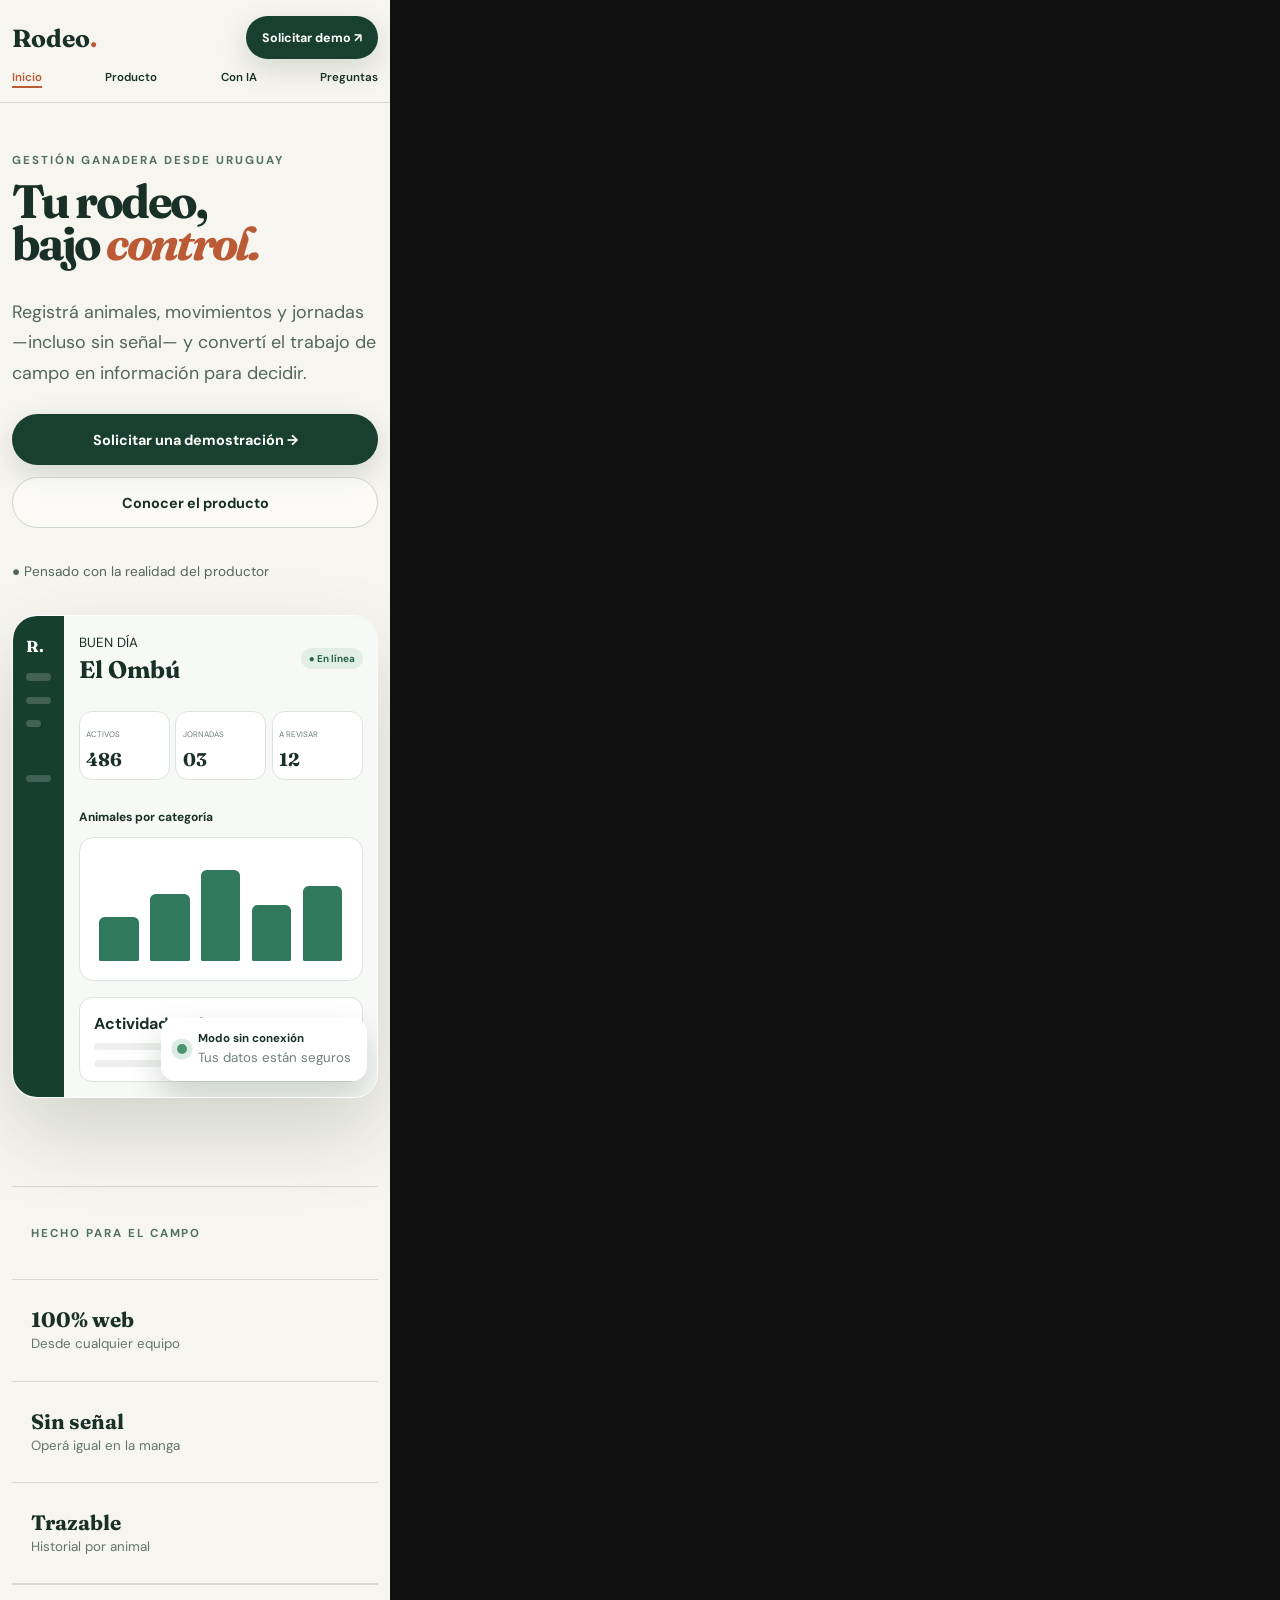
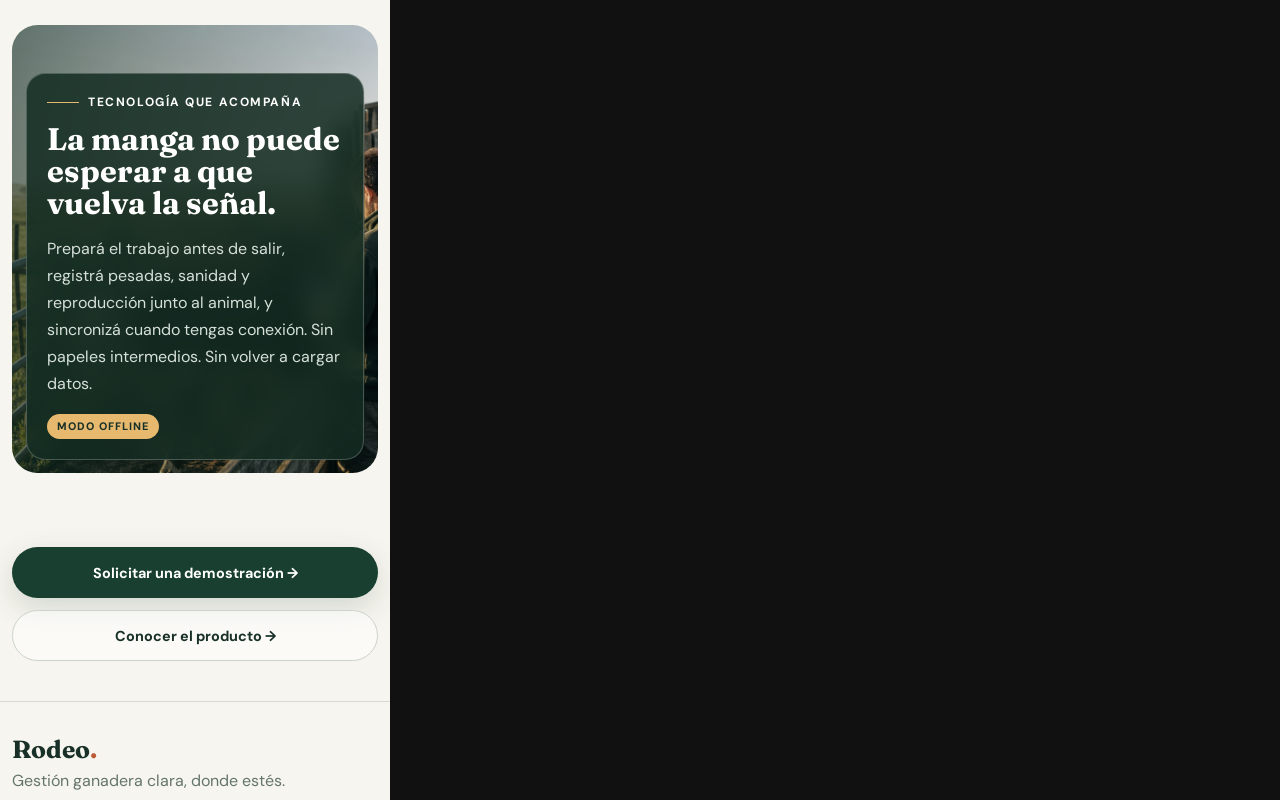
<file: _verify/shot.html>
<!doctype html>
<meta charset="utf-8">
<title>shot</title>
<style>
  html,body{margin:0;background:#111}
  iframe{border:0;background:#fff;display:block}
</style>
<iframe id="f" width="390" height="2400"></iframe>
<script>
const params = new URLSearchParams(location.search);
const src = params.get("src") || "/index.html";
document.getElementById("f").src = src;
</script>
</file>
<file: styles.css>
/* Rodeo — estilos de la landing page */

:root{--green:#183f30;--orange:#bb5b35;--ink:#183027;--muted:#607068;--paper:#f7f5ef;--line:#d8d8ce}*{box-sizing:border-box}html{scroll-behavior:smooth}body{margin:0;background:var(--paper);color:var(--ink);font-family:"DM Sans",sans-serif}a{color:inherit;text-decoration:none}a:focus-visible{outline:3px solid var(--orange);outline-offset:3px}.wrap{width:min(1180px,calc(100% - 2rem));margin:auto}.display{font-family:"Fraunces",serif}.eyebrow{font-size:.72rem;font-weight:700;letter-spacing:.17em;text-transform:uppercase;color:#527064}.header{display:flex;align-items:center;justify-content:space-between;padding:1.25rem 0}.logo{font-size:1.55rem;font-weight:700}.logo span,.hero em{color:var(--orange)}nav{display:flex;gap:1.75rem;font-size:.9rem;font-weight:600}.button{display:inline-flex;min-height:3.2rem;align-items:center;justify-content:center;gap:.55rem;border-radius:999px;padding:.75rem 1.3rem;font-size:.9rem;font-weight:700;transition:.2s}.button:hover{transform:translateY(-2px)}.primary{background:var(--green);color:#fff;box-shadow:0 10px 30px #183f3029}.secondary{border:1px solid #cbd3cb;background:#ffffff8c}.hero{display:grid;grid-template-columns:1.02fr .98fr;align-items:center;gap:clamp(2rem,5vw,5rem);padding:6rem 0}.hero h1{margin:.5rem 0 0;font-size:clamp(3.4rem,7vw,6.7rem);line-height:.91;letter-spacing:-.055em}.hero em{font-weight:inherit}.lead{max-width:36rem;margin:2rem 0 0;font-size:1.12rem;line-height:1.7;color:#53665d}.actions{display:flex;flex-wrap:wrap;gap:.75rem;margin-top:2.2rem}.product{position:relative;border:1px solid #ffffffcc;border-radius:1.5rem;background:#e7ebe5;box-shadow:0 35px 80px #2a3d302e;transform:rotate(1.5deg)}.product:before{content:"";position:absolute;z-index:-1;inset:13% -12% -10% 8%;border-radius:50%;background:#d8a55d;opacity:.42}.window{display:grid;grid-template-columns:7rem 1fr;min-height:32rem;overflow:hidden;border-radius:inherit;background:#f7f9f6}.mocknav{padding:1.25rem .8rem;background:#173f30;color:#fff}.line{height:.45rem;margin-top:1rem;border-radius:1rem;background:#ffffff2e}.mockmain{padding:1.5rem}.mockhead,.activity-head{display:flex;align-items:center;justify-content:space-between}.online{border-radius:999px;background:#e1eee6;padding:.35rem .7rem;font-size:.7rem;font-weight:700;color:#276146}.stats{display:grid;grid-template-columns:repeat(3,1fr);gap:.7rem;margin-top:1.5rem}.stat,.activity{border:1px solid #dce3dc;border-radius:.8rem;background:#fff;padding:.9rem}.stat small{font-size:.58rem;color:#718078}.stat strong{display:block;margin-top:.5rem;font-family:"Fraunces",serif;font-size:1.5rem}.chart{display:flex;height:9rem;align-items:end;gap:.7rem;padding:1.2rem;border:1px solid #dce3dc;border-radius:.9rem;background:#fff}.chart span{flex:1;border-radius:.35rem .35rem .1rem .1rem;background:#31795c}.activity{margin-top:1rem}.skeleton{height:.45rem;margin-top:.6rem;border-radius:1rem;background:#edf0ec}.offline{position:absolute;right:-2rem;bottom:2.8rem;display:flex;align-items:center;gap:.7rem;border-radius:.9rem;background:#fff;padding:.85rem 1rem;box-shadow:0 16px 35px #20302633;transform:rotate(-1.5deg)}.pulse{width:.65rem;height:.65rem;border-radius:50%;background:#4d936f;box-shadow:0 0 0 .35rem #dcece4}.offline p{margin:0;font-size:.72rem;font-weight:700}.offline small{color:#718078}.trust{display:grid;grid-template-columns:1.4fr repeat(3,1fr);border-block:1px solid var(--line);margin:2.5rem auto}.trust>div{padding:1.7rem 1.2rem;border-right:1px solid var(--line)}.trust strong{display:block;font-family:"Fraunces",serif;font-size:1.3rem}.trust small{color:#64756c}.section{padding:6rem 0}.section h2{margin:.8rem 0 3rem;font-size:clamp(2.7rem,6vw,4rem);line-height:1.05}.cards{display:grid;grid-template-columns:repeat(3,1fr);gap:1rem}.card{min-height:22rem;display:flex;flex-direction:column;justify-content:space-between;border:1px solid var(--line);border-radius:1.25rem;padding:1.5rem;background:#fbfaf6}.card:nth-child(2){background:#1c4938;color:#f8f5ec}.card:nth-child(2) p{color:#c5d5cc}.card:nth-child(3){background:#e6b96f;border-color:#e6b96f}.cardtop{display:flex;justify-content:space-between;font-size:.7rem;font-weight:700}.number{font-family:"Fraunces",serif;font-size:4.2rem;line-height:1;opacity:.3}.card h3{margin:0;font-family:"Fraunces",serif;font-size:2rem}.card p{line-height:1.65;color:var(--muted)}.workflow-bg{background:#e8ece6}.workflow{display:grid;grid-template-columns:.8fr 1.2fr;gap:5rem}.steps{margin:0;padding:0;border-top:1px solid #cfd4cc;list-style:none}.step{display:grid;grid-template-columns:3rem 1fr;gap:1rem;border-bottom:1px solid #cfd4cc;padding:1.5rem 0}.step>span{font-family:"Fraunces",serif;font-size:1.5rem;color:var(--orange)}.step h3,.step p{margin:0}.step p{margin-top:.5rem;color:var(--muted)}.cta{position:relative;overflow:hidden;border-radius:1.7rem;background:var(--orange);color:#fff;padding:clamp(2rem,6vw,5rem)}.cta:after{content:"R";position:absolute;right:-2rem;bottom:-6rem;font-family:"Fraunces",serif;font-size:22rem;line-height:1;opacity:.08}.cta>div{position:relative;z-index:1;max-width:48rem}.cta h2{margin:1rem 0 0;font-size:clamp(2.5rem,6vw,4rem)}.white{background:#fff;color:#873d26}.outline{border:1px solid #ffffff66}footer{border-top:1px solid var(--line);padding:2rem 0;color:#64756c}.footer{display:flex;flex-wrap:wrap;justify-content:space-between;gap:1rem}.footer .logo{color:var(--ink)}
    @media(max-width:820px){.hero,.workflow{grid-template-columns:1fr}.hero{padding:4rem 0}.hero h1{font-size:clamp(2.6rem,12vw,3.6rem)}.product{width:100%;margin:0}.window{min-height:26rem;grid-template-columns:5rem 1fr}.offline{right:.6rem}.trust{grid-template-columns:repeat(3,1fr)}.trust>div{border-bottom:1px solid var(--line)}.cards{grid-template-columns:1fr}.card{min-height:17rem}.section{padding:4rem 0}}@media(prefers-reduced-motion:reduce){html{scroll-behavior:auto}.button{transition:none}}

/* Ajustes de composición y ritmo visual */
    .section-head{margin-bottom:3.25rem}.section-head h2,.section-head>p{margin-bottom:0}.section-head h2{max-width:48rem}.section-head>p{padding-bottom:.35rem}.cards{gap:1.25rem}.card{min-height:20rem;padding:1.75rem}.card h3{max-width:16rem}.journey-demo,.animal-demo,.insights{box-shadow:0 20px 60px #27342b0d}.journey-intro{min-height:38rem}.journey-intro .big{margin:3.5rem 0 0}.journey-board{padding:2.25rem}.journey-row{min-height:4.65rem}.animal-profile{display:flex;flex-direction:column;justify-content:center}.animal-meta{border:1px solid #ffffff1f;border-radius:.8rem;overflow:hidden}.animal-meta div:nth-child(odd){border-right:1px solid #ffffff1f}.timeline{background:#fdfcf8}.event{min-height:4.4rem}.module{display:flex;flex-direction:column}.module h3{margin-top:auto;padding-top:2.75rem}.module p{min-height:3.2rem}.insight-panel{padding:2rem}.weight-chart{margin-inline:.5rem}.review-list li:last-child,.checklist li:last-child{border-bottom:0}.roadmap-grid{overflow:hidden;border:1px solid #ffffff20;border-radius:1rem}.roadmap-item{min-height:19rem;display:flex;flex-direction:column}.roadmap-item h3{margin-top:2rem}.roadmap-item .planned{margin-top:auto;padding-top:1.5rem}.faq h2{margin-bottom:2rem}.faq details p{padding-right:3rem}.cta{box-shadow:0 25px 70px #7d341f28}
    @media(max-width:820px){.section-head{margin-bottom:2.25rem}.section-head>p{margin-top:1.25rem;padding-bottom:0}.card{min-height:16rem}.journey-intro{min-height:30rem}.journey-board{padding:1.25rem}.animal-profile{padding-block:2.5rem}.animal-meta div:nth-child(odd){border-right:0}.module p{min-height:0}.roadmap-item{min-height:17rem}.insight-panel{padding:1.25rem}.faq details p{padding-right:1rem}}

.journey-demo{display:grid;grid-template-columns:.72fr 1.28fr;gap:1rem}.journey-intro{display:flex;flex-direction:column;justify-content:space-between;padding:clamp(1.5rem,4vw,3rem);border-radius:1.3rem;background:#e6b96f}.journey-intro .big{font-family:"Fraunces",serif;font-size:clamp(4rem,8vw,7rem);line-height:.85}.journey-intro p{max-width:25rem;line-height:1.6}.journey-board{padding:clamp(1.25rem,3vw,2rem);border-radius:1.3rem;background:#163d2f;color:white}.journey-board-head{display:flex;align-items:center;justify-content:space-between;gap:1rem;padding-bottom:1.5rem;border-bottom:1px solid #ffffff25}.live{display:inline-flex;align-items:center;gap:.45rem;padding:.35rem .7rem;border-radius:999px;background:#ffffff18;font-size:.7rem;font-weight:700}.live:before{content:"";width:.5rem;height:.5rem;border-radius:50%;background:#e6b96f}.journey-progress{height:.5rem;margin:1.25rem 0 .6rem;overflow:hidden;border-radius:1rem;background:#ffffff1a}.journey-progress span{display:block;width:72%;height:100%;border-radius:inherit;background:#e6b96f}.journey-rows{margin-top:1.2rem}.journey-row{display:grid;grid-template-columns:2rem 1fr auto;align-items:center;gap:1rem;padding:1rem 0;border-bottom:1px solid #ffffff1a}.journey-row .icon{display:grid;width:2rem;height:2rem;place-items:center;border-radius:.55rem;background:#ffffff12}.journey-row b{display:block}.journey-row small{color:#bcd0c5}.count{font-family:"Fraunces",serif;font-size:1.35rem}.animal-demo{display:grid;grid-template-columns:.85fr 1.15fr;border:1px solid var(--line);border-radius:1.5rem;overflow:hidden;background:#fff}.animal-profile{padding:clamp(1.5rem,4vw,3rem);background:#173f30;color:#fff}.ear-tag{display:inline-block;margin:2rem 0;padding:.7rem 1rem .55rem;border-radius:.7rem .7rem 1.2rem 1.2rem;background:#e6b96f;color:#173f30;font-family:monospace;font-size:1.1rem;font-weight:800;letter-spacing:.08em;box-shadow:inset 0 -4px #c18c41}.animal-profile h3{margin:.4rem 0;font-family:"Fraunces",serif;font-size:2.4rem}.animal-meta{display:grid;grid-template-columns:1fr 1fr;gap:1px;margin-top:2rem;background:#ffffff24}.animal-meta div{padding:1rem;background:#173f30}.animal-meta small{display:block;color:#a9c0b5}.animal-meta strong{display:block;margin-top:.3rem}.timeline{padding:clamp(1.5rem,4vw,3rem)}.timeline h3{margin:0 0 2rem;font-family:"Fraunces",serif;font-size:1.7rem}.event{position:relative;display:grid;grid-template-columns:5.5rem 1fr;gap:1.2rem;padding:0 0 1.5rem 1.2rem;border-left:1px solid #cbd6ce}.event:before{content:"";position:absolute;left:-.36rem;top:.15rem;width:.65rem;height:.65rem;border-radius:50%;background:#bb5b35;box-shadow:0 0 0 .3rem #f4e6df}.event:last-child{padding-bottom:0}.event time{font-size:.75rem;color:#6b786f}.event b{display:block}.event p{margin:.3rem 0 0;color:var(--muted);font-size:.88rem}.insights{display:grid;grid-template-columns:1.2fr .8fr;gap:1rem}.insight-panel{padding:1.5rem;border:1px solid var(--line);border-radius:1.2rem;background:#fff}.insight-panel h3{margin:0;font-family:"Fraunces",serif;font-size:1.5rem}.kpi-row{display:grid;grid-template-columns:repeat(3,1fr);gap:.75rem;margin-top:1.5rem}.kpi{padding:1rem;border-radius:.8rem;background:#f2f3ee}.kpi small{display:block;color:var(--muted)}.kpi strong{display:block;margin:.4rem 0;font-family:"Fraunces",serif;font-size:1.8rem}.trend{font-size:.72rem;color:#277451}.weight-chart{position:relative;height:15rem;margin-top:2rem;border-left:1px solid #d9dfda;border-bottom:1px solid #d9dfda;background:repeating-linear-gradient(to bottom,transparent 0,transparent 3.7rem,#edf0ed 3.75rem)}.weight-chart svg{position:absolute;inset:0;width:100%;height:100%;overflow:visible}.review-list{margin-top:1.5rem;padding:0;list-style:none}.review-list li{display:flex;align-items:center;justify-content:space-between;gap:1rem;padding:1rem 0;border-bottom:1px solid var(--line)}.review-list span{display:block}.review-list small{color:var(--muted)}.badge-warn{padding:.3rem .6rem;border-radius:999px;background:#fff0d8;color:#995419;font-size:.7rem;font-weight:700}.roadmap{padding:clamp(2rem,5vw,4rem);border-radius:1.5rem;background:#142d24;color:white}.roadmap-head{display:flex;align-items:end;justify-content:space-between;gap:2rem}.roadmap-head h2{margin:.8rem 0 0}.roadmap-head p{max-width:34rem;line-height:1.7;color:#bdd0c6}.roadmap-grid{display:grid;grid-template-columns:repeat(4,1fr);gap:1px;margin-top:3rem;background:#ffffff25}.roadmap-item{padding:1.5rem;background:#142d24}.roadmap-item .road-icon{display:grid;width:2.8rem;height:2.8rem;place-items:center;border:1px solid #ffffff35;border-radius:50%;color:#e6b96f}.roadmap-item h3{margin:2rem 0 .6rem;font-family:"Fraunces",serif;font-size:1.35rem}.roadmap-item p{margin:0;line-height:1.6;color:#adc2b7;font-size:.9rem}.planned{display:inline-block;margin-top:1.5rem;color:#e6b96f;font-size:.65rem;font-weight:800;letter-spacing:.13em}
    @media(max-width:820px){.journey-demo,.animal-demo,.insights{grid-template-columns:1fr}.journey-intro{min-height:25rem}.animal-meta,.kpi-row{grid-template-columns:1fr 1fr}.kpi:last-child{grid-column:span 2}.roadmap-head{display:block}.roadmap-grid,.roadmap-grid.three{grid-template-columns:1fr}.event{grid-template-columns:minmax(5.2rem,auto) minmax(0,1fr)}}
    @media(max-width:520px){.roadmap-grid,.roadmap-grid.three{grid-template-columns:1fr}.journey-row{grid-template-columns:2rem minmax(0,1fr) auto}.animal-meta{grid-template-columns:1fr}.event{grid-template-columns:1fr;gap:.2rem 1.2rem}}

.photo-story{position:relative;min-height:42rem;display:flex;align-items:end;margin-top:6rem;background:linear-gradient(90deg,#102b2099,#102b2014),url("assets/rodeo-manga-uruguay.png") center/cover;border-radius:1.6rem;overflow:hidden}.photo-copy{width:min(40rem,100%);margin:clamp(1.25rem,5vw,4rem);padding:clamp(1.5rem,4vw,3rem);border:1px solid #ffffff38;border-radius:1.2rem;background:#132c23d9;color:white;backdrop-filter:blur(12px)}.photo-copy h2{margin:.8rem 0 1rem;font-size:clamp(2.4rem,5vw,4rem);line-height:1.02}.photo-copy p{line-height:1.7;color:#d6e1da}.photo-kicker{display:flex;align-items:center;gap:.6rem;font-size:.75rem;font-weight:700;letter-spacing:.13em}.photo-kicker:before{content:"";width:2rem;height:1px;background:#e6b96f}.modules{display:grid;grid-template-columns:repeat(12,1fr);gap:1rem}.module{grid-column:span 4;min-height:16rem;padding:1.5rem;border:1px solid var(--line);border-radius:1.2rem;background:#fff}.module.wide{grid-column:span 8}.module.dark{background:#173f30;color:white;border-color:#173f30}.module-icon{display:grid;width:2.8rem;height:2.8rem;place-items:center;border-radius:.75rem;background:#e8f0eb;color:#1c5a40;font-size:1.3rem}.module.dark .module-icon{background:#ffffff1f;color:#fff}.module h3{margin:2.5rem 0 .6rem;font-family:"Fraunces",serif;font-size:1.55rem}.module p{margin:0;max-width:34rem;line-height:1.6;color:var(--muted)}.module.dark p{color:#c7d8cf}.faq{max-width:52rem;margin:auto}.faq details{border-bottom:1px solid var(--line)}.faq summary{display:flex;align-items:center;justify-content:space-between;gap:1rem;padding:1.4rem 0;font-size:1.08rem;font-weight:700;cursor:pointer;list-style:none}.faq summary:after{content:"+";font-size:1.5rem;color:var(--orange)}.faq details[open] summary:after{content:"−"}.faq details p{max-width:44rem;margin:0 0 1.5rem;line-height:1.7;color:var(--muted)}.mini-label{display:inline-flex;padding:.35rem .65rem;border-radius:999px;background:#e6b96f;color:#183027;font-size:.68rem;font-weight:800;letter-spacing:.09em}.section-head{display:flex;align-items:end;justify-content:space-between;gap:2rem}.section-head>p{max-width:30rem;margin-bottom:3.5rem;line-height:1.7;color:var(--muted)}
    @media(max-width:820px){.photo-story{min-height:36rem;margin-top:3rem}.module,.module.wide{grid-column:span 12}.section-head{display:block}.section-head>p{margin-top:1.1rem}.header .button{min-height:2.7rem;padding:.6rem 1rem}.photo-copy{margin:1rem}}

.ai-section{position:relative;overflow:hidden;background:#e7b76c}.ai-section:before{content:"";position:absolute;inset:0;background:radial-gradient(circle at 85% 20%,#fff6d966,transparent 32%);pointer-events:none}.ai-flow{position:relative;display:grid;grid-template-columns:.72fr 1.28fr;gap:4rem;align-items:center}.ai-copy h2{margin:.8rem 0 1.5rem;font-size:clamp(3rem,6vw,5.5rem);line-height:.92}.ai-copy>p{max-width:31rem;font-size:1.08rem;line-height:1.7}.human-control{display:flex;gap:.75rem;align-items:center;margin-top:2rem;padding-top:1.5rem;border-top:1px solid #1830272e;font-weight:700}.human-control span{display:grid;width:2.3rem;height:2.3rem;place-items:center;border-radius:50%;background:#183027;color:white}.ai-demo{display:grid;grid-template-columns:1fr 3.5rem 1fr;align-items:center}.notebook{position:relative;min-height:27rem;padding:2.2rem 1.6rem 1.6rem 3.4rem;border-radius:.4rem 1rem 1rem .4rem;background:repeating-linear-gradient(#fffdf5 0,#fffdf5 2.15rem,#b9d0dc 2.2rem);box-shadow:0 25px 55px #6d471e35;transform:rotate(-2deg)}.notebook:before{content:"";position:absolute;left:1.65rem;top:0;bottom:0;border-left:2px solid #e3a0a0}.notebook-label{display:inline-flex;gap:.5rem;align-items:center;margin-bottom:1.6rem;padding:.35rem .65rem;border-radius:999px;background:#183027;color:white;font-family:"DM Sans",sans-serif;font-size:.67rem;font-weight:700;letter-spacing:.08em}.scribble{margin:0 0 1.15rem;font-family:"Segoe Print","Bradley Hand",cursive;font-size:1rem;line-height:1.1;color:#33413b;transform:rotate(-.5deg)}.flow-arrow{display:grid;place-items:center;width:3rem;height:3rem;border-radius:50%;background:#183027;color:white;font-size:1.4rem;box-shadow:0 10px 24px #6d471e2b;z-index:2}.ai-result{min-height:27rem;padding:1.7rem;border-radius:1.1rem;background:#173f30;color:white;box-shadow:0 25px 55px #6d471e35;transform:rotate(1deg)}.ai-result-head{display:flex;align-items:center;justify-content:space-between;padding-bottom:1.2rem;border-bottom:1px solid #ffffff22}.ai-result-head b{font-family:"Fraunces",serif;font-size:1.35rem}.ai-chip{padding:.3rem .55rem;border-radius:999px;background:#e7b76c;color:#173f30;font-size:.63rem;font-weight:800}.found{margin:1.5rem 0 .5rem;font-family:"Fraunces",serif;font-size:2rem}.ai-result ul{padding:0;list-style:none}.ai-result li{display:flex;gap:.7rem;padding:.75rem 0;border-bottom:1px solid #ffffff1a;color:#d4e0da}.ai-result li span{color:#e7b76c}.ai-actions{display:flex;gap:.55rem;margin-top:1.4rem}.ai-button{flex:1;padding:.7rem .5rem;border:1px solid #ffffff44;border-radius:.6rem;text-align:center;font-size:.7rem;font-weight:700}.ai-button.confirm{background:#e7b76c;border-color:#e7b76c;color:#173f30}.ai-note{position:relative;margin-top:2rem;padding-left:1rem;border-left:2px solid #173f30;font-size:.8rem;line-height:1.5;color:#344b41}
    .roadmap-grid.three{grid-template-columns:repeat(3,1fr)}
    @media(max-width:900px){.ai-flow{grid-template-columns:1fr;gap:2.5rem}.ai-copy{max-width:40rem}.ai-demo{max-width:45rem;margin:auto}}
    @media(max-width:620px){.ai-demo{grid-template-columns:1fr}.flow-arrow{margin:-.75rem auto;transform:rotate(90deg)}.notebook,.ai-result{min-height:23rem}.roadmap-grid.three{grid-template-columns:1fr}}

.review-list b,.review-list small{display:block}.review-list small{margin-top:.3rem;line-height:1.35}.review-list li>div{min-width:0}.review-list .badge-warn{flex:0 0 auto}
    

/* Variantes antes definidas en atributos style del HTML */
.hero-note{font-size:.85rem}.line-short{width:60%}.line-spaced{margin-top:3rem}.mock-title{margin:.2rem 0}.mock-chart-title{margin-top:1.8rem;font-size:.75rem}.bar-42{height:42%}.bar-54{height:54%}.bar-65{height:65%}.bar-72{height:72%}.bar-88{height:88%}.skeleton-short{width:80%}.journey-lot-title{margin:.7rem 0;font-size:2rem}.journey-status-label{color:#bcd0c5}.journey-title{margin:.3rem 0;font-size:1.6rem}.count-warning{color:#e6b96f}.notebook-date{margin-top:2.4rem}.animal-subtitle{color:#bcd0c5}.roadmap-eyebrow{color:#e6b96f}.cta-eyebrow{color:#ffffffb3}.cta-copy{max-width:38rem;line-height:1.7;color:#ffe7de}

/* Tasa de conversión estimada */
.conversion-section{background:#eeece4}.conversion-layout{display:grid;grid-template-columns:.82fr 1.18fr;gap:clamp(2.5rem,7vw,7rem);align-items:center}.conversion-copy h2{margin:.8rem 0 1.5rem;font-size:clamp(2.8rem,5.5vw,4.8rem);line-height:1}.conversion-copy>p{max-width:34rem;line-height:1.7;color:var(--muted)}.conversion-definition{display:grid;grid-template-columns:1fr auto 1fr auto 1fr;align-items:center;gap:.6rem;margin:2rem 0;padding:1.1rem;border-block:1px solid #c9cec6;font-size:.75rem;text-align:center}.conversion-definition i{font-family:"Fraunces",serif;font-size:1.4rem;color:#bb5b35}.conversion-definition strong{color:#173f30}.conversion-disclaimer{padding-left:1rem;border-left:3px solid #bb5b35;font-size:.78rem}.conversion-card{padding:clamp(1.5rem,4vw,2.5rem);border:1px solid #d6ddd7;border-radius:1.4rem;background:#fff;box-shadow:0 24px 65px #27342b16}.conversion-card-head{display:flex;align-items:start;justify-content:space-between;gap:1rem;padding-bottom:1.5rem;border-bottom:1px solid var(--line)}.conversion-card-head small{font-size:.65rem;font-weight:700;letter-spacing:.1em;color:var(--muted)}.conversion-card-head h3{margin:.4rem 0 0;font-family:"Fraunces",serif;font-size:1.55rem}.quality-badge{padding:.42rem .75rem;border-radius:999px;background:#dff2e6;color:#216341;font-size:.67rem;font-weight:800;letter-spacing:.08em}.conversion-main{display:grid;grid-template-columns:12rem 1fr;align-items:end;gap:2rem;padding:2rem 0}.conversion-main small,.conversion-compare small{display:block;font-size:.65rem;font-weight:700;letter-spacing:.1em;color:var(--muted)}.conversion-main strong{display:block;font-family:"Fraunces",serif;font-size:5rem;line-height:.95;color:#173f30}.conversion-main span{font-size:.72rem;color:var(--muted)}.conversion-scale{display:grid;grid-template-columns:repeat(4,1fr);gap:.25rem;padding-bottom:1.1rem}.conversion-scale span{height:.65rem;border-radius:99px;opacity:.32}.scale-excellent{background:#198754}.scale-good{background:#63a95c}.scale-regular{background:#e2ad4f}.scale-poor{background:#bb5b35}.conversion-scale .active{height:1rem;opacity:1;box-shadow:0 0 0 3px #63a95c24}.conversion-compare{display:grid;grid-template-columns:1fr 1fr;border-block:1px solid var(--line)}.conversion-compare div{padding:1.2rem 0}.conversion-compare div+div{padding-left:1.5rem;border-left:1px solid var(--line)}.conversion-compare strong{display:block;margin-top:.25rem;font-family:"Fraunces",serif;font-size:1.8rem}.conversion-reading{display:flex;gap:.8rem;align-items:center;padding-top:1.5rem}.conversion-reading>span{display:grid;flex:0 0 2.3rem;height:2.3rem;place-items:center;border-radius:50%;background:#e2f0e6;color:#216341;font-size:1.25rem}.conversion-reading p{margin:0;font-size:.82rem;line-height:1.5;color:var(--muted)}.conversion-reading strong{color:var(--ink)}
@media(max-width:850px){.conversion-layout{grid-template-columns:1fr}.conversion-copy{max-width:42rem}.conversion-definition{display:flex;flex-wrap:wrap;justify-content:flex-start;align-items:center;gap:.35rem .55rem;max-width:40rem;text-align:left}.conversion-card-head{flex-wrap:wrap}}
@media(max-width:520px){.conversion-definition i{line-height:1}.conversion-main{grid-template-columns:1fr;gap:1.2rem}.conversion-main strong{font-size:clamp(3rem,16vw,5rem)}.conversion-compare{grid-template-columns:1fr}.conversion-compare div+div{padding-left:0;border-left:0;border-top:1px solid var(--line)}}


/* Asistente IA */
.assistant-section{background:#173f30;color:#fff}.assistant-layout{display:grid;grid-template-columns:.9fr 1.1fr;gap:clamp(3rem,7vw,7rem);align-items:center}.assistant-copy .eyebrow{color:#e7b76c}.assistant-copy h2{margin-bottom:1.4rem}.assistant-lead{max-width:620px;color:#d2ddd7;font-size:1.15rem;line-height:1.65}.assistant-points{display:grid;gap:.65rem;margin:1.5rem 0;padding:0;list-style:none;color:#e9f0ec}.assistant-points li{position:relative;padding-left:1.5rem}.assistant-points li:before{content:'✓';position:absolute;left:0;color:#e7b76c;font-weight:800}.assistant-note{max-width:650px;padding:1rem 1.15rem;border-left:3px solid #e7b76c;background:#ffffff0b;color:#d2ddd7;line-height:1.55}.assistant-chat{padding:1.4rem;border-radius:1.3rem;background:#fffdf8;color:#17231e;box-shadow:0 30px 80px #071b1455}.assistant-chat-head{display:flex;justify-content:space-between;align-items:center;padding-bottom:1rem;border-bottom:1px solid #d9d9ce}.assistant-chat-head div{display:flex;flex-direction:column}.assistant-chat-head small{color:#637069}.assistant-chat-head>span{color:#16845f;font-size:.72rem;font-weight:800;letter-spacing:.05em}.assistant-message{max-width:88%;margin-top:1rem;padding:.9rem 1rem;border-radius:1rem;background:#edf0eb;line-height:1.55}.assistant-message.user{margin-left:auto;background:#245d46;color:#fff}.assistant-source{margin-top:1rem;padding-top:.8rem;border-top:1px solid #d9d9ce;color:#637069;font-size:.76rem}.assistant-suggestions{display:flex;flex-wrap:wrap;gap:.5rem;margin-top:1rem}.assistant-suggestions span{padding:.45rem .7rem;border:1px solid #d9d9ce;border-radius:99px;color:#245d46;font-size:.75rem;font-weight:600}@media(max-width:850px){.assistant-layout{grid-template-columns:1fr}.assistant-chat{max-width:680px}}

/* Navegación multipágina */
.header-bar{position:sticky;top:0;z-index:50;background:var(--paper);box-shadow:0 1px 0 var(--line)}
nav a[aria-current="page"]{color:var(--orange);border-bottom:2px solid var(--orange);padding-bottom:.1rem}
.section{padding:4.5rem 0}.section h2{margin:.8rem 0 2rem;font-size:clamp(2.2rem,4.5vw,3.2rem);line-height:1.07}
.hero{padding:4.5rem 0}.journey-intro{min-height:28rem}.journey-intro .big{margin:2rem 0 0}
.product-overview{display:grid;grid-template-columns:1.25fr .75fr;align-items:end;gap:clamp(2rem,7vw,7rem);padding:clamp(2.5rem,5vw,4.25rem) 0 clamp(3.5rem,7vw,6rem);border-bottom:1px solid var(--line)}
.product-overview-copy h1{max-width:52rem;margin:.8rem 0 1.5rem;font-size:clamp(2.2rem,4.5vw,3.2rem);line-height:1.07;letter-spacing:-.03em}
.product-overview-copy>p:last-child{max-width:42rem;margin:0;color:var(--muted);font-size:1.08rem;line-height:1.75}
.product-pillars{margin:0;padding:0;border-top:1px solid var(--line);list-style:none}
.product-pillars li{display:flex;align-items:center;gap:1rem;padding:1rem 0;border-bottom:1px solid var(--line);font-family:"Fraunces",serif;font-size:1.2rem}
.product-pillars span{font-family:"DM Sans",sans-serif;color:var(--orange);font-size:.68rem;font-weight:800;letter-spacing:.12em}
.journey-section{padding-top:clamp(3.5rem,7vw,6rem)}
.journey-progress-copy{display:flex;align-items:baseline;justify-content:space-between;gap:1rem;margin:.7rem 0 0}
.journey-progress-copy strong{font-size:1rem}.journey-progress-copy span{color:#bcd0c5;font-size:.74rem}
.journey-row .warning-icon{background:#e6b96f;color:#173f30;font-weight:800}.journey-row .pending-icon{color:#bcd0c5}
.offline-explainer{margin:1rem 0 0;color:#bcd0c5;font-size:.72rem;line-height:1.5}
.notebook{min-height:22rem}.ai-result{min-height:22rem}.roadmap-item{min-height:15rem}
.photo-story{min-height:34rem;margin-top:3rem}.module{min-height:14rem}
.hero-cta-bottom{padding-top:0;padding-bottom:4rem}
@media(max-width:820px){.header-bar .header .button{min-height:2.7rem;padding:.6rem 1rem}.section{padding:3rem 0}.hero{padding:3.5rem 0}}
@media(max-width:820px){
  .product-overview{grid-template-columns:1fr;padding:2.25rem 0 3.5rem}
  .product-pillars{display:grid;grid-template-columns:repeat(4,minmax(0,1fr));gap:.65rem;border-top:0}
  .product-pillars li{min-width:0;display:grid;align-content:start;gap:.45rem;min-height:5.4rem;padding:.8rem .85rem;border:1px solid var(--line);border-radius:.8rem;background:#fbfaf6;font-size:.95rem}
  .product-pillars span{display:block}
}

/* Correcciones móviles */
html,body{overflow-x:clip}
.hero>*,.journey-demo>*,.conversion-layout>*,.ai-flow>*,.assistant-layout>*,.animal-demo>*,.product,.window,.mockmain{min-width:0}
@media(max-width:820px){
  .header{flex-wrap:wrap;align-items:center;gap:.65rem .75rem;padding:1rem 0 .85rem}
  nav{display:flex;width:100%;order:3;flex-wrap:nowrap;justify-content:space-between;gap:.35rem .5rem;font-size:.78rem}
  .header .button{flex:0 0 auto;white-space:nowrap}
  .hero{padding:2.5rem 0 3rem;gap:2rem}
  .hero h1{font-size:clamp(2.6rem,12vw,3.6rem)}
  .actions{flex-direction:column;align-items:stretch;margin-top:1.6rem}
  .actions .button{width:100%}
  .product{width:100%;margin:0;transform:none;overflow:hidden}
  .product:before{inset:18% 4% -8% 4%}
  .offline{right:.6rem;bottom:1rem;left:auto;max-width:calc(100% - 1.2rem);transform:none}
  .trust{grid-template-columns:repeat(3,1fr)}
  .trust>div:first-child{grid-column:1/-1;border-right:0}
  .trust>div:last-child{border-right:0}
  .section-head>p{margin-top:1.1rem;margin-bottom:0}
  .photo-story{min-height:28rem;margin-top:2rem}
  .photo-copy{margin:.85rem;padding:1.25rem}
  .photo-copy h2{font-size:clamp(1.7rem,8vw,2.4rem)}
  .hero-cta-bottom{padding-bottom:2.5rem}
  .journey-intro{min-height:0}
  .journey-intro .big{font-size:clamp(3.2rem,18vw,5rem)}
  .journey-board-head{flex-wrap:wrap}
  .journey-row{grid-template-columns:2rem minmax(0,1fr) auto;gap:.75rem}
  .journey-row b,.journey-row small{overflow-wrap:anywhere}
  .ear-tag{font-size:.82rem;letter-spacing:.04em;max-width:100%;overflow-wrap:anywhere}
  .animal-profile h3{font-size:clamp(1.7rem,7vw,2.2rem)}
  .module h3{padding-top:1.5rem}
  .ai-copy h2,.conversion-copy h2,.assistant-copy h2,.cta h2,.section h2,.roadmap-head h2{font-size:clamp(1.85rem,8.5vw,2.6rem);line-height:1.08}
  .ai-copy>p,.assistant-lead,.cta-copy{max-width:none}
  .notebook{padding:1.6rem 1rem 1.2rem 2.5rem;transform:none;min-height:0}
  .notebook:before{left:1.15rem}
  .scribble{font-size:.92rem;overflow-wrap:anywhere}
  .ai-result{transform:none;min-height:0}
  .human-control,.assistant-chat-head,.conversion-card-head,.mockhead{flex-wrap:wrap}
  .assistant-chat-head>span{white-space:nowrap}
  .faq summary{display:grid;grid-template-columns:minmax(0,1fr) auto;align-items:start;gap:.75rem}
  .faq summary:after{line-height:1}
  .cta{padding:1.6rem}
  .cta:after{font-size:12rem;right:-1.2rem;bottom:-3.5rem}
  .roadmap{padding:1.4rem}
  .roadmap-grid,.roadmap-grid.three{grid-template-columns:1fr}
  .footer{flex-direction:column;align-items:flex-start;gap:.35rem}
}
@media(max-width:520px){
  .wrap{width:min(1180px,calc(100% - 1.5rem))}
  nav{font-size:.72rem;gap:.3rem}
  .header .button{font-size:.78rem;padding:.5rem .8rem;min-height:2.4rem}
  .product-overview{padding:2rem 0 3rem}.product-overview-copy h1{font-size:clamp(1.85rem,8.5vw,2.6rem);line-height:1.08;letter-spacing:-.03em}
  .product-pillars{grid-template-columns:1fr 1fr}.product-pillars li{align-content:start;gap:.35rem;min-height:5rem;padding:.75rem}
  .journey-progress-copy{display:block}.journey-progress-copy span{display:block;margin-top:.2rem}
  .trust{grid-template-columns:1fr}
  .trust>div{border-right:0}
  .window{grid-template-columns:3.2rem 1fr;min-height:0}
  .mockmain{padding:.9rem}
  .mockhead{gap:.5rem}
  .stats{grid-template-columns:1fr 1fr 1fr;gap:.35rem}
  .stat{padding:.55rem .4rem}
  .stat small{font-size:.5rem}
  .stat strong{font-size:1.15rem;margin-top:.35rem}
  .online{padding:.25rem .5rem;font-size:.62rem}
}
@media(max-width:360px){.product-pillars{grid-template-columns:1fr}.product-pillars li{display:flex;min-height:0;align-items:center;gap:1rem}}
</file>
